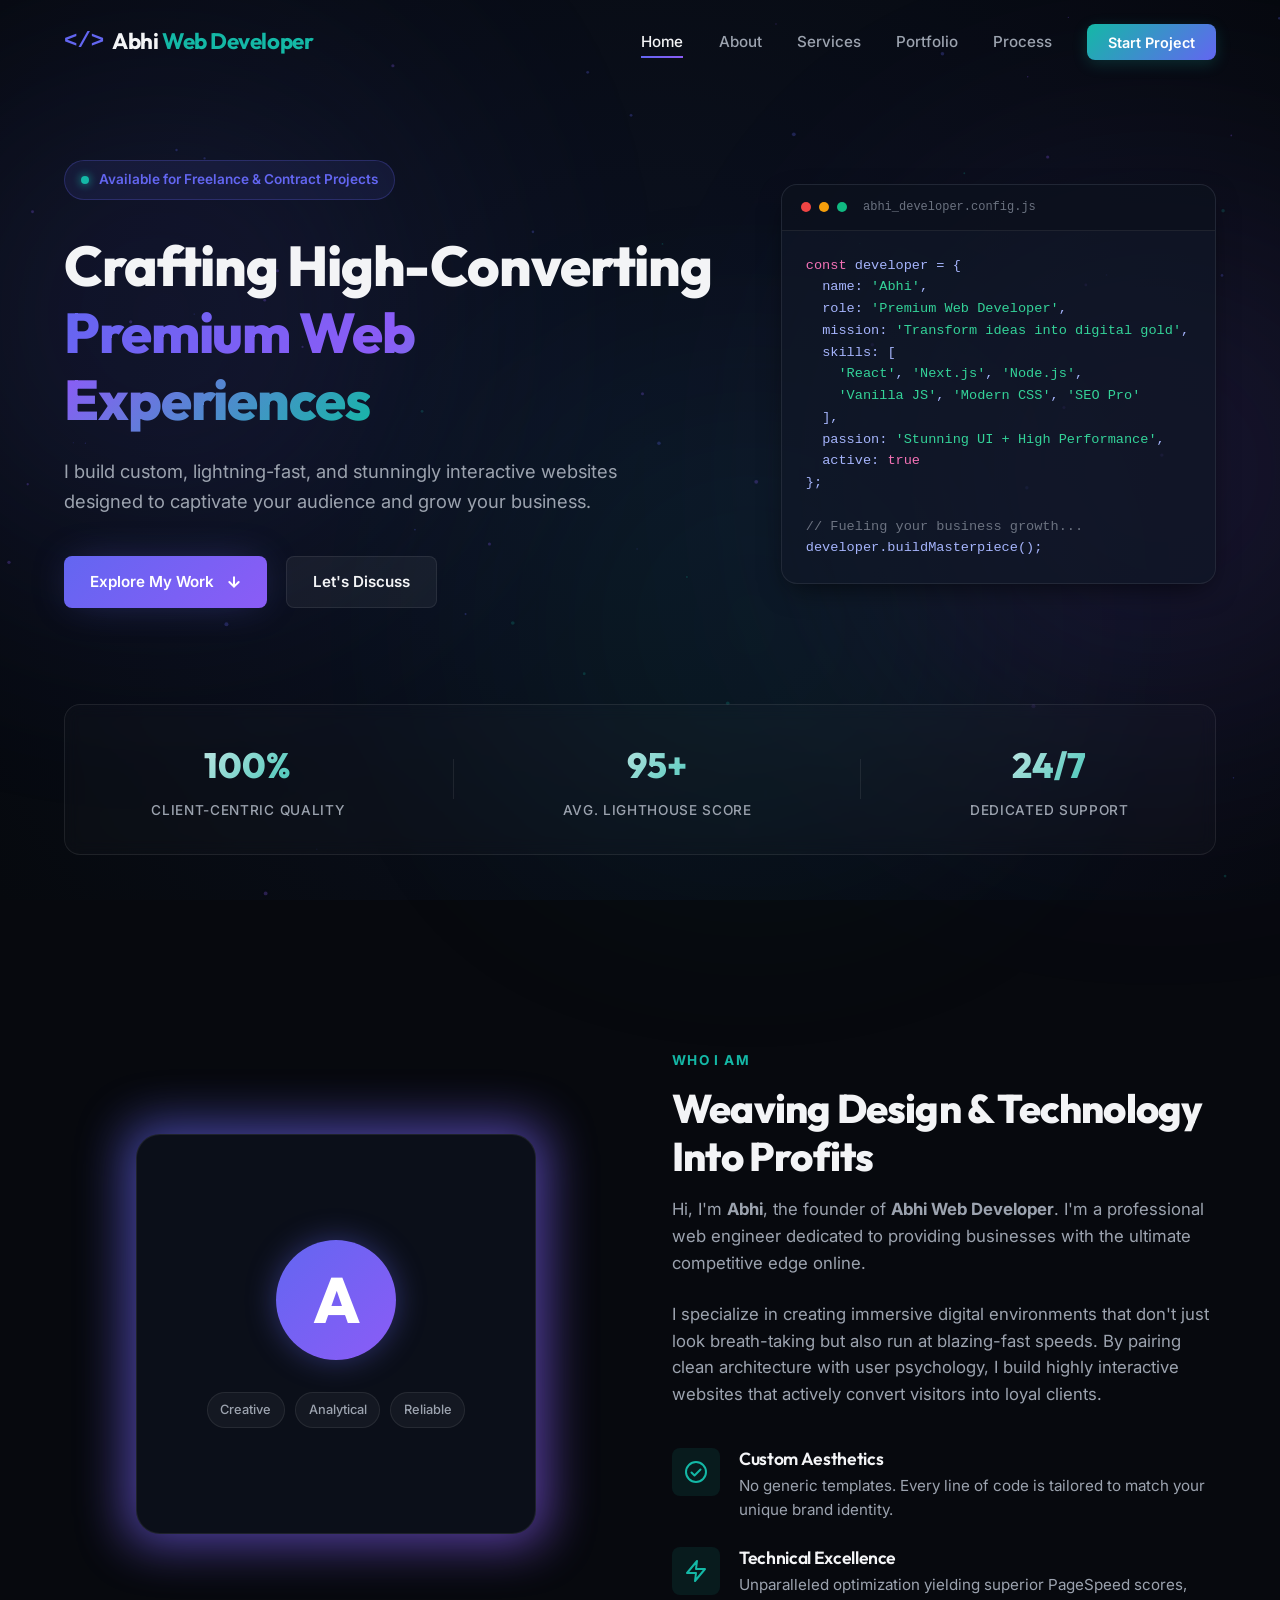
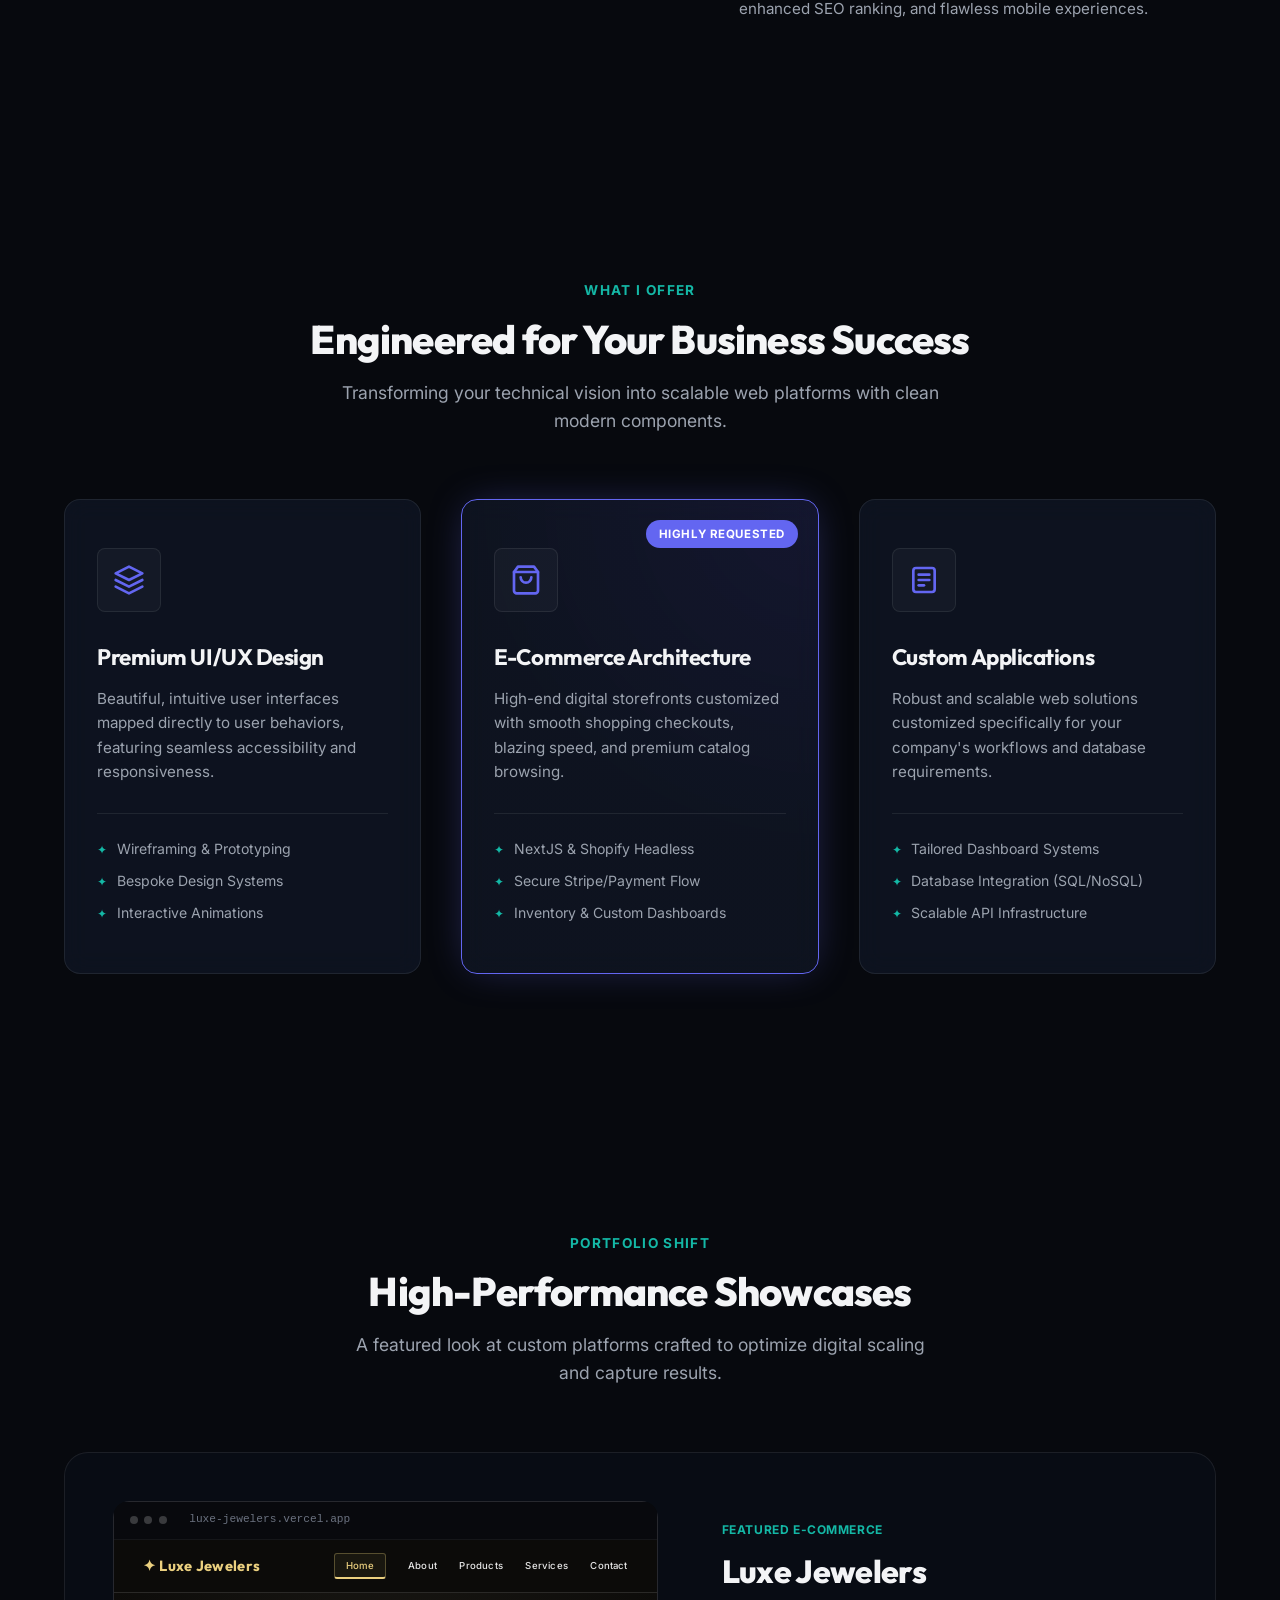
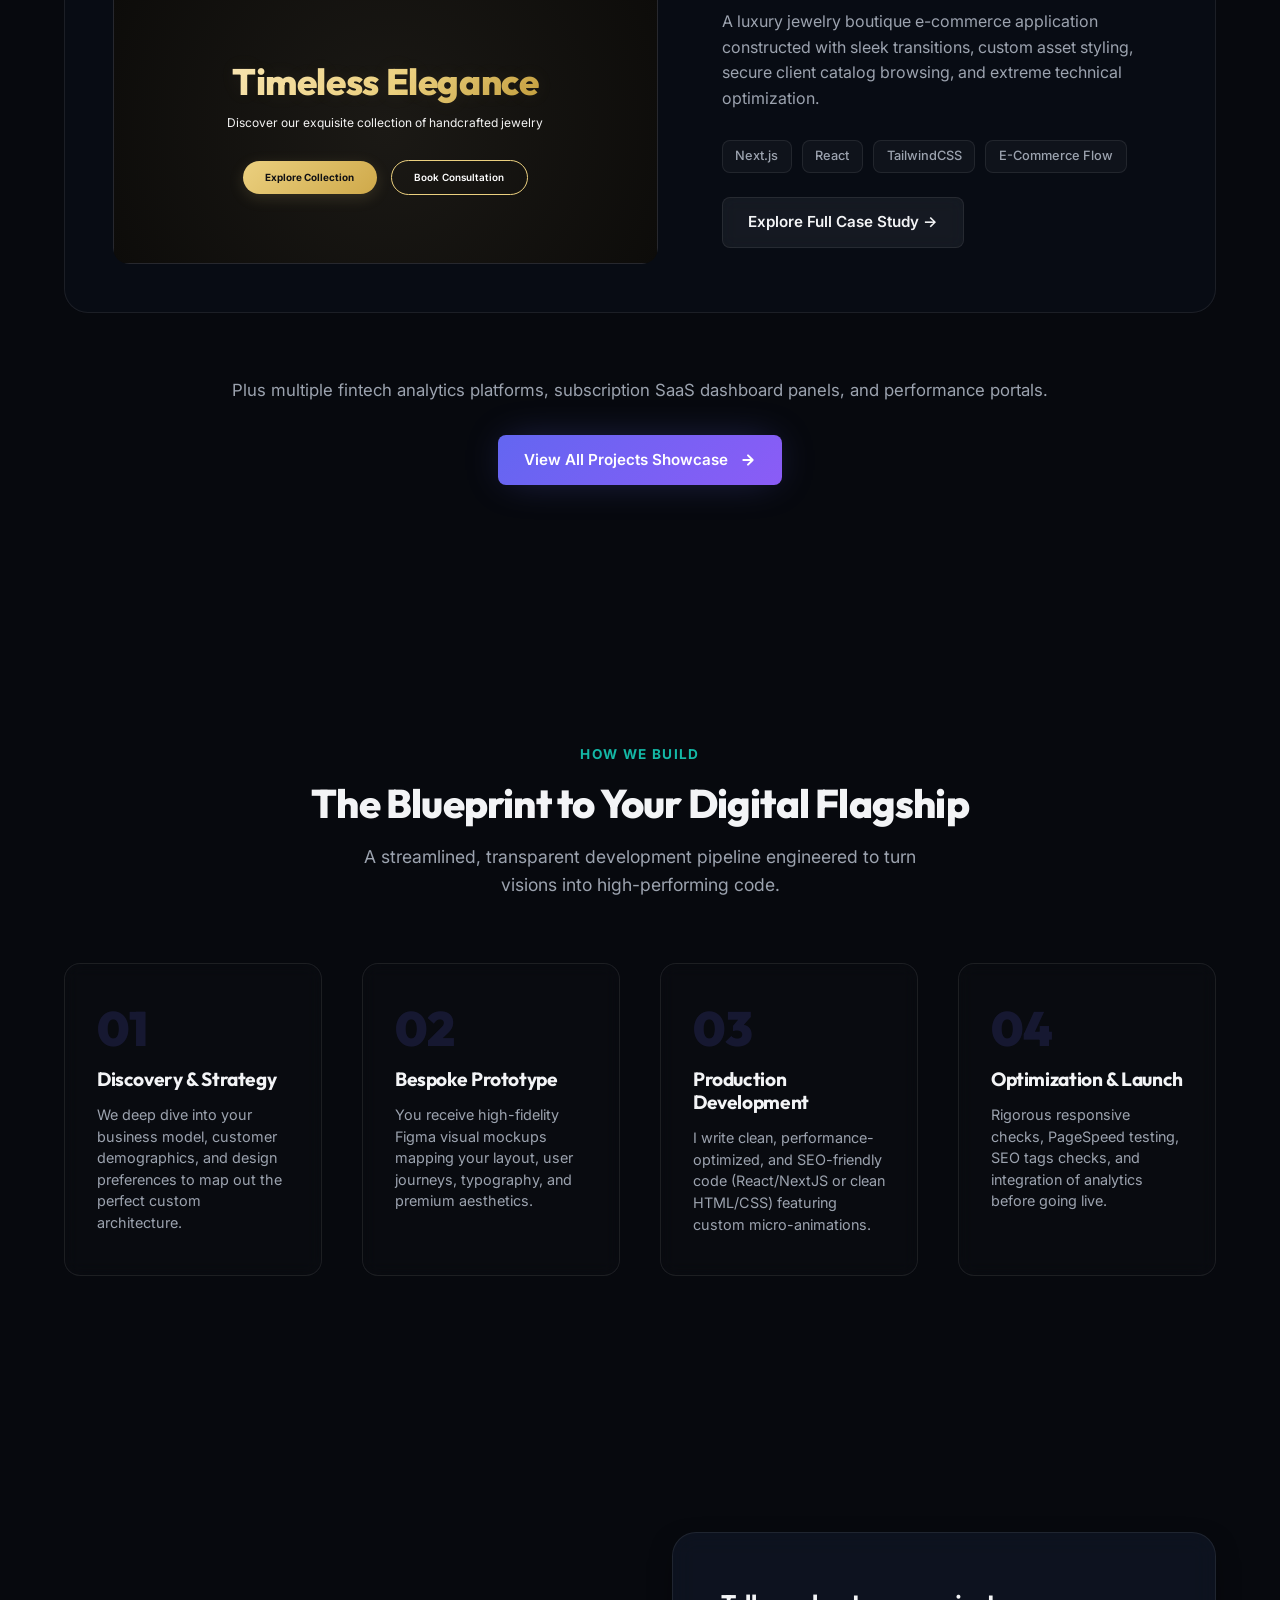
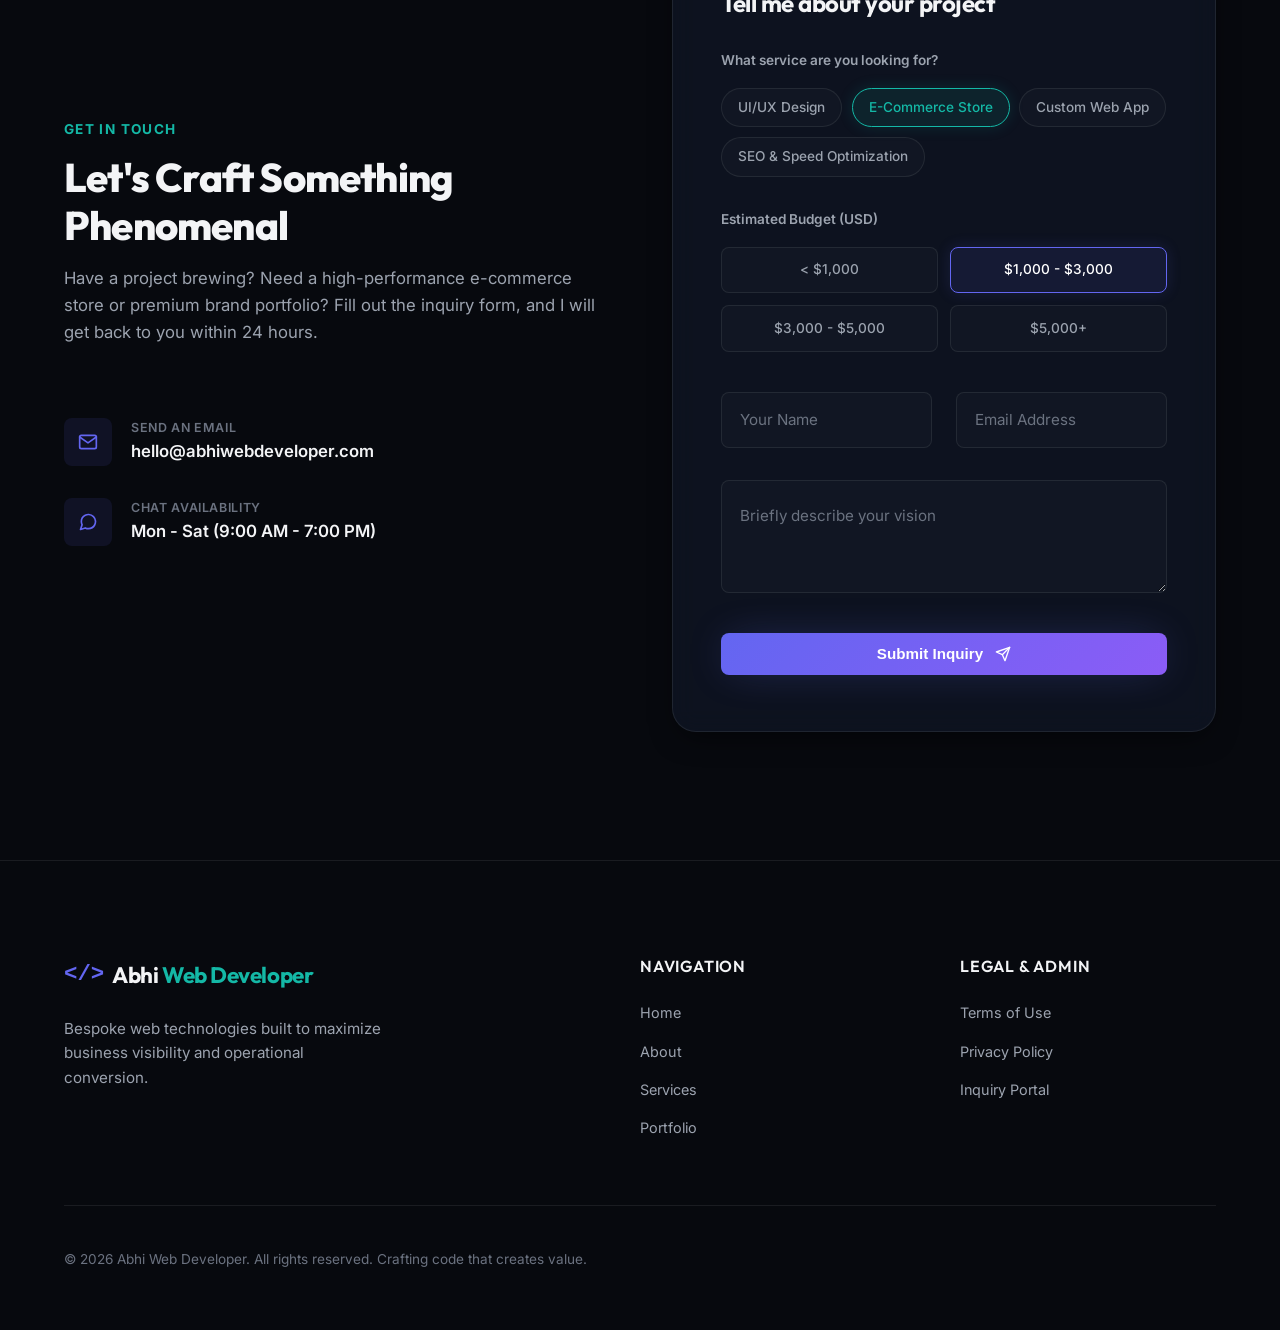
<file: index.html>
<!DOCTYPE html>
<html lang="en">
<head>
    <meta charset="UTF-8">
    <meta name="viewport" content="width=device-width, initial-scale=1.0">
    <title>Abhi Web Developer | Premium Web Development & Digital Experiences</title>
    <!-- Meta Descriptions for SEO -->
    <meta name="description" content="Stunning, high-performance, and custom-designed websites crafted to grow your business. Specialized in modern e-commerce, custom apps, and premium UI/UX. Let's build your vision.">
    <meta name="keywords" content="web developer, abhi web developer, portfolio, custom websites, e-commerce developer, premium web design, SEO optimization, high performance web">
    <meta name="author" content="Abhi Web Developer">
    
    <!-- OpenGraph Meta Tags for Social Media -->
    <meta property="og:title" content="Abhi Web Developer | Premium Web Experiences">
    <meta property="og:description" content="Custom-crafted, lightning-fast, and stunningly beautiful web development services to elevate your business.">
    <meta property="og:type" content="website">
    <meta property="og:url" content="https://abhiwebdeveloper.com">
    <meta property="og:image" content="assets/images/luxe_jewelers_mockup.png">

    <!-- Premium Google Fonts -->
    <link rel="preconnect" href="https://fonts.googleapis.com">
    <link rel="preconnect" href="https://fonts.gstatic.com" crossorigin>
    <link href="https://fonts.googleapis.com/css2?family=Inter:wght@300;400;500;600;700&family=Outfit:wght@400;500;600;700;800;900&display=swap" rel="stylesheet">

    <!-- Core Stylesheet -->
    <link rel="stylesheet" href="style.css">
</head>
<body class="dark-theme">
    <!-- Animated Particle Background Container -->
    <div id="particle-bg"></div>

    <!-- Glowing Background Blobs -->
    <div class="blob-glow blob-1"></div>
    <div class="blob-glow blob-2"></div>
    <div class="blob-glow blob-3"></div>

    <!-- Header & Navigation -->
    <header id="main-header">
        <div class="container header-container">
            <a href="#hero" class="logo">
                <span class="logo-symbol">&lt;/&gt;</span>
                <span class="logo-text">Abhi <span class="accent-text">Web Developer</span></span>
            </a>
            
            <nav id="navbar">
                <ul class="nav-links">
                    <li><a href="#hero" class="nav-link active">Home</a></li>
                    <li><a href="#about" class="nav-link">About</a></li>
                    <li><a href="#services" class="nav-link">Services</a></li>
                    <li><a href="portfolio.html" class="nav-link">Portfolio</a></li>
                    <li><a href="#process" class="nav-link">Process</a></li>
                    <li><a href="#contact" class="nav-btn">Start Project</a></li>
                </ul>
            </nav>

            <button class="mobile-menu-toggle" aria-label="Toggle Menu" id="mobile-toggle">
                <span class="bar"></span>
                <span class="bar"></span>
                <span class="bar"></span>
            </button>
        </div>
    </header>

    <!-- Mobile Nav Overlay -->
    <div class="mobile-nav-overlay" id="mobile-overlay">
        <ul class="mobile-nav-links">
            <li><a href="#hero" class="mobile-link">Home</a></li>
            <li><a href="#about" class="mobile-link">About</a></li>
            <li><a href="#services" class="mobile-link">Services</a></li>
            <li><a href="portfolio.html" class="mobile-link">Portfolio</a></li>
            <li><a href="#process" class="mobile-link">Process</a></li>
            <li><a href="#contact" class="mobile-btn">Start Project</a></li>
        </ul>
    </div>

    <main>
        <!-- Hero Section -->
        <section id="hero">
            <div class="container hero-container">
                <div class="hero-content">
                    <div class="badge fade-in">
                        <span class="badge-dot"></span>
                        <span class="badge-text">Available for Freelance & Contract Projects</span>
                    </div>
                    <h1 class="hero-title fade-in delay-1">
                        Crafting High-Converting <br>
                        <span class="gradient-text">Premium Web Experiences</span>
                    </h1>
                    <p class="hero-subtitle fade-in delay-2">
                        I build custom, lightning-fast, and stunningly interactive websites designed to captivate your audience and grow your business.
                    </p>
                    <div class="hero-actions fade-in delay-3">
                        <a href="portfolio.html" class="btn btn-primary">
                            <span>Explore My Work</span>
                            <svg class="btn-icon" width="16" height="16" viewBox="0 0 16 16" fill="none" xmlns="http://www.w3.org/2000/svg">
                                <path d="M8 3.33334V12.6667M8 12.6667L12.6667 8M8 12.6667L3.33333 8" stroke="currentColor" stroke-width="2" stroke-linecap="round" stroke-linejoin="round"/>
                            </svg>
                        </a>
                        <a href="#contact" class="btn btn-secondary">
                            <span>Let's Discuss</span>
                        </a>
                    </div>
                </div>

                <div class="hero-visual fade-in delay-3">
                    <div class="interactive-card">
                        <div class="card-header">
                            <span class="dot red"></span>
                            <span class="dot yellow"></span>
                            <span class="dot green"></span>
                            <span class="window-title">abhi_developer.config.js</span>
                        </div>
                        <div class="card-body">
                            <pre><code><span class="keyword">const</span> developer = {
  name: <span class="string">'Abhi'</span>,
  role: <span class="string">'Premium Web Developer'</span>,
  mission: <span class="string">'Transform ideas into digital gold'</span>,
  skills: [
    <span class="string">'React'</span>, <span class="string">'Next.js'</span>, <span class="string">'Node.js'</span>,
    <span class="string">'Vanilla JS'</span>, <span class="string">'Modern CSS'</span>, <span class="string">'SEO Pro'</span>
  ],
  passion: <span class="string">'Stunning UI + High Performance'</span>,
  active: <span class="keyword">true</span>
};

<span class="comment">// Fueling your business growth...</span>
developer.buildMasterpiece();</code></pre>
                        </div>
                    </div>
                </div>
            </div>

            <!-- Stats Bar -->
            <div class="stats-bar container">
                <div class="stat-item">
                    <span class="stat-number">100%</span>
                    <span class="stat-label">Client-Centric Quality</span>
                </div>
                <div class="stat-item divider"></div>
                <div class="stat-item">
                    <span class="stat-number">95+</span>
                    <span class="stat-label">Avg. Lighthouse Score</span>
                </div>
                <div class="stat-item divider"></div>
                <div class="stat-item">
                    <span class="stat-number">24/7</span>
                    <span class="stat-label">Dedicated Support</span>
                </div>
            </div>
        </section>

        <!-- About Section -->
        <section id="about">
            <div class="container grid-2">
                <div class="about-visual scroll-reveal">
                    <div class="profile-frame">
                        <div class="profile-glow"></div>
                        <div class="profile-inner-mock">
                            <div class="avatar-fallback">
                                <span class="fallback-letter">A</span>
                            </div>
                            <div class="profile-badges">
                                <span class="p-badge">Creative</span>
                                <span class="p-badge">Analytical</span>
                                <span class="p-badge">Reliable</span>
                            </div>
                        </div>
                    </div>
                </div>
                
                <div class="about-text scroll-reveal">
                    <span class="section-tag">WHO I AM</span>
                    <h2 class="section-title">Weaving Design &amp; Technology Into Profits</h2>
                    <p class="section-desc">
                        Hi, I'm <strong>Abhi</strong>, the founder of <strong>Abhi Web Developer</strong>. I'm a professional web engineer dedicated to providing businesses with the ultimate competitive edge online.
                    </p>
                    <p class="section-desc">
                        I specialize in creating immersive digital environments that don't just look breath-taking but also run at blazing-fast speeds. By pairing clean architecture with user psychology, I build highly interactive websites that actively convert visitors into loyal clients.
                    </p>
                    
                    <div class="about-highlights">
                        <div class="highlight-item">
                            <div class="h-icon-container">
                                <svg width="24" height="24" viewBox="0 0 24 24" fill="none" xmlns="http://www.w3.org/2000/svg">
                                    <path d="M12 22C17.5228 22 22 17.5228 22 12C22 6.47715 17.5228 2 12 2C6.47715 2 2 6.47715 2 12C2 17.5228 6.47715 22 12 22Z" stroke="currentColor" stroke-width="2"/>
                                    <path d="M7.5 12.5L10.5 15.5L16.5 9.5" stroke="currentColor" stroke-width="2" stroke-linecap="round" stroke-linejoin="round"/>
                                </svg>
                            </div>
                            <div class="h-content">
                                <h3>Custom Aesthetics</h3>
                                <p>No generic templates. Every line of code is tailored to match your unique brand identity.</p>
                            </div>
                        </div>
                        <div class="highlight-item">
                            <div class="h-icon-container">
                                <svg width="24" height="24" viewBox="0 0 24 24" fill="none" xmlns="http://www.w3.org/2000/svg">
                                    <path d="M13 2L3 14H12L11 22L21 10H12L13 2Z" stroke="currentColor" stroke-width="2" stroke-linecap="round" stroke-linejoin="round"/>
                                </svg>
                            </div>
                            <div class="h-content">
                                <h3>Technical Excellence</h3>
                                <p>Unparalleled optimization yielding superior PageSpeed scores, enhanced SEO ranking, and flawless mobile experiences.</p>
                            </div>
                        </div>
                    </div>
                </div>
            </div>
        </section>

        <!-- Services Section -->
        <section id="services">
            <div class="container text-center">
                <span class="section-tag">WHAT I OFFER</span>
                <h2 class="section-title">Engineered for Your Business Success</h2>
                <p class="section-subtitle">
                    Transforming your technical vision into scalable web platforms with clean modern components.
                </p>

                <div class="services-grid">
                    <!-- Service 1 -->
                    <div class="service-card scroll-reveal">
                        <div class="service-icon-bg">
                            <svg width="32" height="32" viewBox="0 0 24 24" fill="none" xmlns="http://www.w3.org/2000/svg">
                                <path d="M12 2L2 7L12 12L22 7L12 2Z" stroke="currentColor" stroke-width="2" stroke-linecap="round" stroke-linejoin="round"/>
                                <path d="M2 17L12 22L22 17" stroke="currentColor" stroke-width="2" stroke-linecap="round" stroke-linejoin="round"/>
                                <path d="M2 12L12 17L22 12" stroke="currentColor" stroke-width="2" stroke-linecap="round" stroke-linejoin="round"/>
                            </svg>
                        </div>
                        <h3>Premium UI/UX Design</h3>
                        <p>Beautiful, intuitive user interfaces mapped directly to user behaviors, featuring seamless accessibility and responsiveness.</p>
                        <ul class="card-features">
                            <li>Wireframing & Prototyping</li>
                            <li>Bespoke Design Systems</li>
                            <li>Interactive Animations</li>
                        </ul>
                    </div>

                    <!-- Service 2 -->
                    <div class="service-card scroll-reveal featured">
                        <div class="featured-badge">Highly Requested</div>
                        <div class="service-icon-bg">
                            <svg width="32" height="32" viewBox="0 0 24 24" fill="none" xmlns="http://www.w3.org/2000/svg">
                                <path d="M6 2L3 6V20C3 20.5304 3.21071 21.0391 3.58579 21.4142C3.96086 21.7893 4.46957 22 5 22H19C19.5304 22 20.0391 21.7893 20.4142 21.4142C20.7893 21.0391 21 20.5304 21 20V6L18 2H6Z" stroke="currentColor" stroke-width="2" stroke-linecap="round" stroke-linejoin="round"/>
                                <path d="M3 6H21" stroke="currentColor" stroke-width="2" stroke-linecap="round" stroke-linejoin="round"/>
                                <path d="M16 10C16 11.0609 15.5786 12.0783 14.8284 12.8284C14.0783 13.5786 13.0609 14 12 14C10.9391 14 9.92172 13.5786 9.17157 12.8284C8.42143 12.0783 8 11.0609 8 10" stroke="currentColor" stroke-width="2" stroke-linecap="round" stroke-linejoin="round"/>
                            </svg>
                        </div>
                        <h3>E-Commerce Architecture</h3>
                        <p>High-end digital storefronts customized with smooth shopping checkouts, blazing speed, and premium catalog browsing.</p>
                        <ul class="card-features">
                            <li>NextJS & Shopify Headless</li>
                            <li>Secure Stripe/Payment Flow</li>
                            <li>Inventory & Custom Dashboards</li>
                        </ul>
                    </div>

                    <!-- Service 3 -->
                    <div class="service-card scroll-reveal">
                        <div class="service-icon-bg">
                            <svg width="32" height="32" viewBox="0 0 24 24" fill="none" xmlns="http://www.w3.org/2000/svg">
                                <path d="M18 3H6C4.89543 3 4 3.89543 4 5V19C4 20.1046 4.89543 21 6 21H18C19.1046 21 20 20.1046 20 19V5C20 3.89543 19.1046 3 18 3Z" stroke="currentColor" stroke-width="2" stroke-linecap="round" stroke-linejoin="round"/>
                                <path d="M8 8H16" stroke="currentColor" stroke-width="2" stroke-linecap="round" stroke-linejoin="round"/>
                                <path d="M8 12H16" stroke="currentColor" stroke-width="2" stroke-linecap="round" stroke-linejoin="round"/>
                                <path d="M8 16H12" stroke="currentColor" stroke-width="2" stroke-linecap="round" stroke-linejoin="round"/>
                            </svg>
                        </div>
                        <h3>Custom Applications</h3>
                        <p>Robust and scalable web solutions customized specifically for your company's workflows and database requirements.</p>
                        <ul class="card-features">
                            <li>Tailored Dashboard Systems</li>
                            <li>Database Integration (SQL/NoSQL)</li>
                            <li>Scalable API Infrastructure</li>
                        </ul>
                    </div>
                </div>
            </div>
        </section>

        <!-- Portfolio Showcase Teaser Section -->
        <section id="portfolio">
            <div class="container">
                <div class="text-center">
                    <span class="section-tag">PORTFOLIO SHIFT</span>
                    <h2 class="section-title">High-Performance Showcases</h2>
                    <p class="section-subtitle">
                        A featured look at custom platforms crafted to optimize digital scaling and capture results.
                    </p>
                </div>

                <!-- Featured Teaser Card: Luxe Jewelers -->
                <div class="project-card scroll-reveal" style="margin-bottom: 3.5rem;">
                    <div class="project-image-side">
                        <!-- Visual Graphic Mockup for Luxe Jewelers -->
                        <div class="luxury-mockup-wrapper">
                            <div class="luxury-glow-backdrop"></div>
                            <div class="mockup-frame">
                                <div class="mockup-top-bar">
                                    <div class="mockup-circle"></div>
                                    <div class="mockup-circle"></div>
                                    <div class="mockup-circle"></div>
                                    <span class="mockup-url">luxe-jewelers.vercel.app</span>
                                </div>
                                <div class="mockup-screen-content">
                                    <div class="luxe-mockup-page">
                                        <div class="luxe-mockup-header">
                                            <div class="luxe-mockup-logo">✦ Luxe Jewelers</div>
                                            <div class="luxe-mockup-nav">
                                                <span class="active">Home</span>
                                                <span>About</span>
                                                <span>Products</span>
                                                <span>Services</span>
                                                <span>Contact</span>
                                            </div>
                                        </div>
                                        <div class="luxe-mockup-hero">
                                            <h1 class="luxe-mockup-title">Timeless Elegance</h1>
                                            <p class="luxe-mockup-subtitle">Discover our exquisite collection of handcrafted jewelry</p>
                                            <div class="luxe-mockup-ctas">
                                                <span class="luxe-mockup-btn gold">Explore Collection</span>
                                                <span class="luxe-mockup-btn outline">Book Consultation</span>
                                            </div>
                                        </div>
                                    </div>
                                </div>
                            </div>
                        </div>
                    </div>
                    <div class="project-info-side">
                        <span class="project-badge">Featured E-Commerce</span>
                        <h3>Luxe Jewelers</h3>
                        <p class="project-desc">
                            A luxury jewelry boutique e-commerce application constructed with sleek transitions, custom asset styling, secure client catalog browsing, and extreme technical optimization.
                        </p>
                        <div class="tech-tags" style="margin-bottom: 1.5rem;">
                            <span class="tag">Next.js</span>
                            <span class="tag">React</span>
                            <span class="tag">TailwindCSS</span>
                            <span class="tag">E-Commerce Flow</span>
                        </div>
                        <a href="portfolio.html" class="btn btn-secondary inline-flex">
                            <span>Explore Full Case Study &rarr;</span>
                        </a>
                    </div>
                </div>

                <div class="text-center" style="margin-top: 4rem;">
                    <p style="color: var(--text-secondary); margin-bottom: 2rem; font-size: 1.05rem;">
                        Plus multiple fintech analytics platforms, subscription SaaS dashboard panels, and performance portals.
                    </p>
                    <a href="portfolio.html" class="btn btn-primary">
                        <span>View All Projects Showcase</span>
                        <svg class="btn-icon" width="16" height="16" viewBox="0 0 16 16" fill="none" xmlns="http://www.w3.org/2000/svg">
                            <path d="M3.33333 8H12.6667M12.6667 8L8 3.33334M12.6667 8L8 12.6667" stroke="currentColor" stroke-width="2" stroke-linecap="round" stroke-linejoin="round"/>
                        </svg>
                    </a>
                </div>
            </div>
        </section>

        <!-- Development Process Section -->
        <section id="process">
            <div class="container text-center">
                <span class="section-tag">HOW WE BUILD</span>
                <h2 class="section-title">The Blueprint to Your Digital Flagship</h2>
                <p class="section-subtitle">
                    A streamlined, transparent development pipeline engineered to turn visions into high-performing code.
                </p>

                <div class="process-timeline">
                    <!-- Step 1 -->
                    <div class="timeline-item scroll-reveal">
                        <div class="timeline-number">01</div>
                        <div class="timeline-content">
                            <h3>Discovery &amp; Strategy</h3>
                            <p>We deep dive into your business model, customer demographics, and design preferences to map out the perfect custom architecture.</p>
                        </div>
                    </div>

                    <!-- Step 2 -->
                    <div class="timeline-item scroll-reveal">
                        <div class="timeline-number">02</div>
                        <div class="timeline-content">
                            <h3>Bespoke Prototype</h3>
                            <p>You receive high-fidelity Figma visual mockups mapping your layout, user journeys, typography, and premium aesthetics.</p>
                        </div>
                    </div>

                    <!-- Step 3 -->
                    <div class="timeline-item scroll-reveal">
                        <div class="timeline-number">03</div>
                        <div class="timeline-content">
                            <h3>Production Development</h3>
                            <p>I write clean, performance-optimized, and SEO-friendly code (React/NextJS or clean HTML/CSS) featuring custom micro-animations.</p>
                        </div>
                    </div>

                    <!-- Step 4 -->
                    <div class="timeline-item scroll-reveal">
                        <div class="timeline-number">04</div>
                        <div class="timeline-content">
                            <h3>Optimization &amp; Launch</h3>
                            <p>Rigorous responsive checks, PageSpeed testing, SEO tags checks, and integration of analytics before going live.</p>
                        </div>
                    </div>
                </div>
            </div>
        </section>

        <!-- Interactive Quote Inquiry System -->
        <section id="contact">
            <div class="container grid-2">
                <div class="contact-info scroll-reveal">
                    <span class="section-tag">GET IN TOUCH</span>
                    <h2 class="section-title">Let's Craft Something Phenomenal</h2>
                    <p class="section-desc">
                        Have a project brewing? Need a high-performance e-commerce store or premium brand portfolio? Fill out the inquiry form, and I will get back to you within 24 hours.
                    </p>
                    
                    <div class="contact-methods">
                        <div class="c-method">
                            <div class="cm-icon">
                                <svg width="20" height="20" viewBox="0 0 24 24" fill="none" xmlns="http://www.w3.org/2000/svg">
                                    <path d="M4 4H20C21.1 4 22 4.9 22 6V18C22 19.1 21.1 20 20 20H4C2.9 20 2 19.1 2 18V6C2 4.9 2.9 4 4 4Z" stroke="currentColor" stroke-width="2" stroke-linecap="round" stroke-linejoin="round"/>
                                    <path d="M22 6L12 13L2 6" stroke="currentColor" stroke-width="2" stroke-linecap="round" stroke-linejoin="round"/>
                                </svg>
                            </div>
                            <div class="cm-details">
                                <span class="cm-label">Send an Email</span>
                                <a href="mailto:hello@abhiwebdeveloper.com" class="cm-value">hello@abhiwebdeveloper.com</a>
                            </div>
                        </div>
                        
                        <div class="c-method">
                            <div class="cm-icon">
                                <svg width="20" height="20" viewBox="0 0 24 24" fill="none" xmlns="http://www.w3.org/2000/svg">
                                    <path d="M21 11.5a8.38 8.38 0 0 1-.9 3.8 8.5 8.5 0 0 1-7.6 4.7 8.38 8.38 0 0 1-3.8-.9L3 21l1.9-5.7a8.38 8.38 0 0 1-.9-3.8 8.5 8.5 0 0 1 4.7-7.6 8.38 8.38 0 0 1 3.8-.9h.5a8.48 8.48 0 0 1 8 8v.5z" stroke="currentColor" stroke-width="2" stroke-linecap="round" stroke-linejoin="round"/>
                                </svg>
                            </div>
                            <div class="cm-details">
                                <span class="cm-label">Chat Availability</span>
                                <span class="cm-value">Mon - Sat (9:00 AM - 7:00 PM)</span>
                            </div>
                        </div>
                    </div>
                </div>

                <div class="contact-card scroll-reveal">
                    <form id="project-form" novalidate>
                        <div class="form-step">
                            <h3>Tell me about your project</h3>
                            
                            <!-- Custom Services Chips -->
                            <div class="form-group">
                                <label class="group-label">What service are you looking for?</label>
                                <div class="services-chips">
                                    <input type="checkbox" id="srv-design" name="services" value="UI/UX Design" class="chip-input">
                                    <label for="srv-design" class="chip-label">UI/UX Design</label>

                                    <input type="checkbox" id="srv-ecommerce" name="services" value="E-Commerce" class="chip-input" checked>
                                    <label for="srv-ecommerce" class="chip-label">E-Commerce Store</label>

                                    <input type="checkbox" id="srv-webapp" name="services" value="Custom Web App" class="chip-input">
                                    <label for="srv-webapp" class="chip-label">Custom Web App</label>

                                    <input type="checkbox" id="srv-seo" name="services" value="SEO & Speed" class="chip-input">
                                    <label for="srv-seo" class="chip-label">SEO &amp; Speed Optimization</label>
                                </div>
                            </div>

                            <!-- Custom Budget Range Selector -->
                            <div class="form-group">
                                <label class="group-label">Estimated Budget (USD)</label>
                                <div class="budget-radios">
                                    <input type="radio" id="bg-tier1" name="budget" value="< $1,000" class="budget-input">
                                    <label for="bg-tier1" class="budget-label">&lt; $1,000</label>

                                    <input type="radio" id="bg-tier2" name="budget" value="$1,000 - $3,000" class="budget-input" checked>
                                    <label for="bg-tier2" class="budget-label">$1,000 - $3,000</label>

                                    <input type="radio" id="bg-tier3" name="budget" value="$3,000 - $5,000" class="budget-input">
                                    <label for="bg-tier3" class="budget-label">$3,000 - $5,000</label>

                                    <input type="radio" id="bg-tier4" name="budget" value="$5,000+" class="budget-input">
                                    <label for="bg-tier4" class="budget-label">$5,000+</label>
                                </div>
                            </div>

                            <div class="form-group-grid">
                                <div class="form-input-container">
                                    <input type="text" id="client-name" name="name" class="form-input" placeholder=" " required>
                                    <label for="client-name" class="floating-label">Your Name</label>
                                    <span class="error-msg">Name is required.</span>
                                </div>

                                <div class="form-input-container">
                                    <input type="email" id="client-email" name="email" class="form-input" placeholder=" " required>
                                    <label for="client-email" class="floating-label">Email Address</label>
                                    <span class="error-msg">Please enter a valid email.</span>
                                </div>
                            </div>

                            <div class="form-input-container textarea-container">
                                <textarea id="project-desc" name="description" class="form-input" placeholder=" " rows="4" required></textarea>
                                <label for="project-desc" class="floating-label">Briefly describe your vision</label>
                                <span class="error-msg">Description is required.</span>
                            </div>

                            <button type="submit" class="btn btn-primary btn-block" id="form-submit-btn">
                                <span>Submit Inquiry</span>
                                <svg class="btn-icon" width="16" height="16" viewBox="0 0 24 24" fill="none" xmlns="http://www.w3.org/2000/svg">
                                    <path d="M22 2L11 13" stroke="currentColor" stroke-width="2" stroke-linecap="round" stroke-linejoin="round"/>
                                    <path d="M22 2L15 22L11 13L2 9L22 2Z" stroke="currentColor" stroke-width="2" stroke-linecap="round" stroke-linejoin="round"/>
                                </svg>
                            </button>
                        </div>
                    </form>

                    <!-- Success Feedback state -->
                    <div class="form-success-state" id="form-success" style="display: none;">
                        <div class="success-icon-wrapper">
                            <svg width="48" height="48" viewBox="0 0 24 24" fill="none" xmlns="http://www.w3.org/2000/svg">
                                <path d="M22 11.08V12a10 10 0 1 1-5.93-9.14" stroke="currentColor" stroke-width="2" stroke-linecap="round" stroke-linejoin="round"/>
                                <path d="M22 4L12 14.01L9 11.01" stroke="currentColor" stroke-width="2" stroke-linecap="round" stroke-linejoin="round"/>
                            </svg>
                        </div>
                        <h3>Inquiry Received!</h3>
                        <p>Thank you for reaching out. I've received your request and am excited about the prospect of working together. Expect a detailed feedback draft in your inbox shortly!</p>
                        <button class="btn btn-secondary btn-sm" id="reset-form-btn">Submit Another Inquiry</button>
                    </div>
                </div>
            </div>
        </section>
    </main>

    <!-- Footer -->
    <footer id="main-footer">
        <div class="container footer-grid">
            <div class="footer-brand">
                <a href="#hero" class="logo">
                    <span class="logo-symbol">&lt;/&gt;</span>
                    <span class="logo-text">Abhi <span class="accent-text">Web Developer</span></span>
                </a>
                <p>Bespoke web technologies built to maximize business visibility and operational conversion.</p>
            </div>
            
            <div class="footer-links-col">
                <h4>Navigation</h4>
                <ul>
                    <li><a href="#hero">Home</a></li>
                    <li><a href="#about">About</a></li>
                    <li><a href="#services">Services</a></li>
                    <li><a href="portfolio.html">Portfolio</a></li>
                </ul>
            </div>

            <div class="footer-links-col">
                <h4>Legal &amp; Admin</h4>
                <ul>
                    <li><a href="#hero">Terms of Use</a></li>
                    <li><a href="#hero">Privacy Policy</a></li>
                    <li><a href="#contact">Inquiry Portal</a></li>
                </ul>
            </div>
        </div>

        <div class="footer-bottom container">
            <p>&copy; 2026 Abhi Web Developer. All rights reserved. Crafting code that creates value.</p>
            <a href="#hero" class="back-to-top" id="to-top-btn" aria-label="Scroll back to top">
                <svg width="20" height="20" viewBox="0 0 24 24" fill="none" xmlns="http://www.w3.org/2000/svg">
                    <path d="M18 15L12 9L6 15" stroke="currentColor" stroke-width="2" stroke-linecap="round" stroke-linejoin="round"/>
                </svg>
            </a>
        </div>
    </footer>

    <!-- Core Script -->
    <script src="script.js"></script>
</body>
</html>
</file>
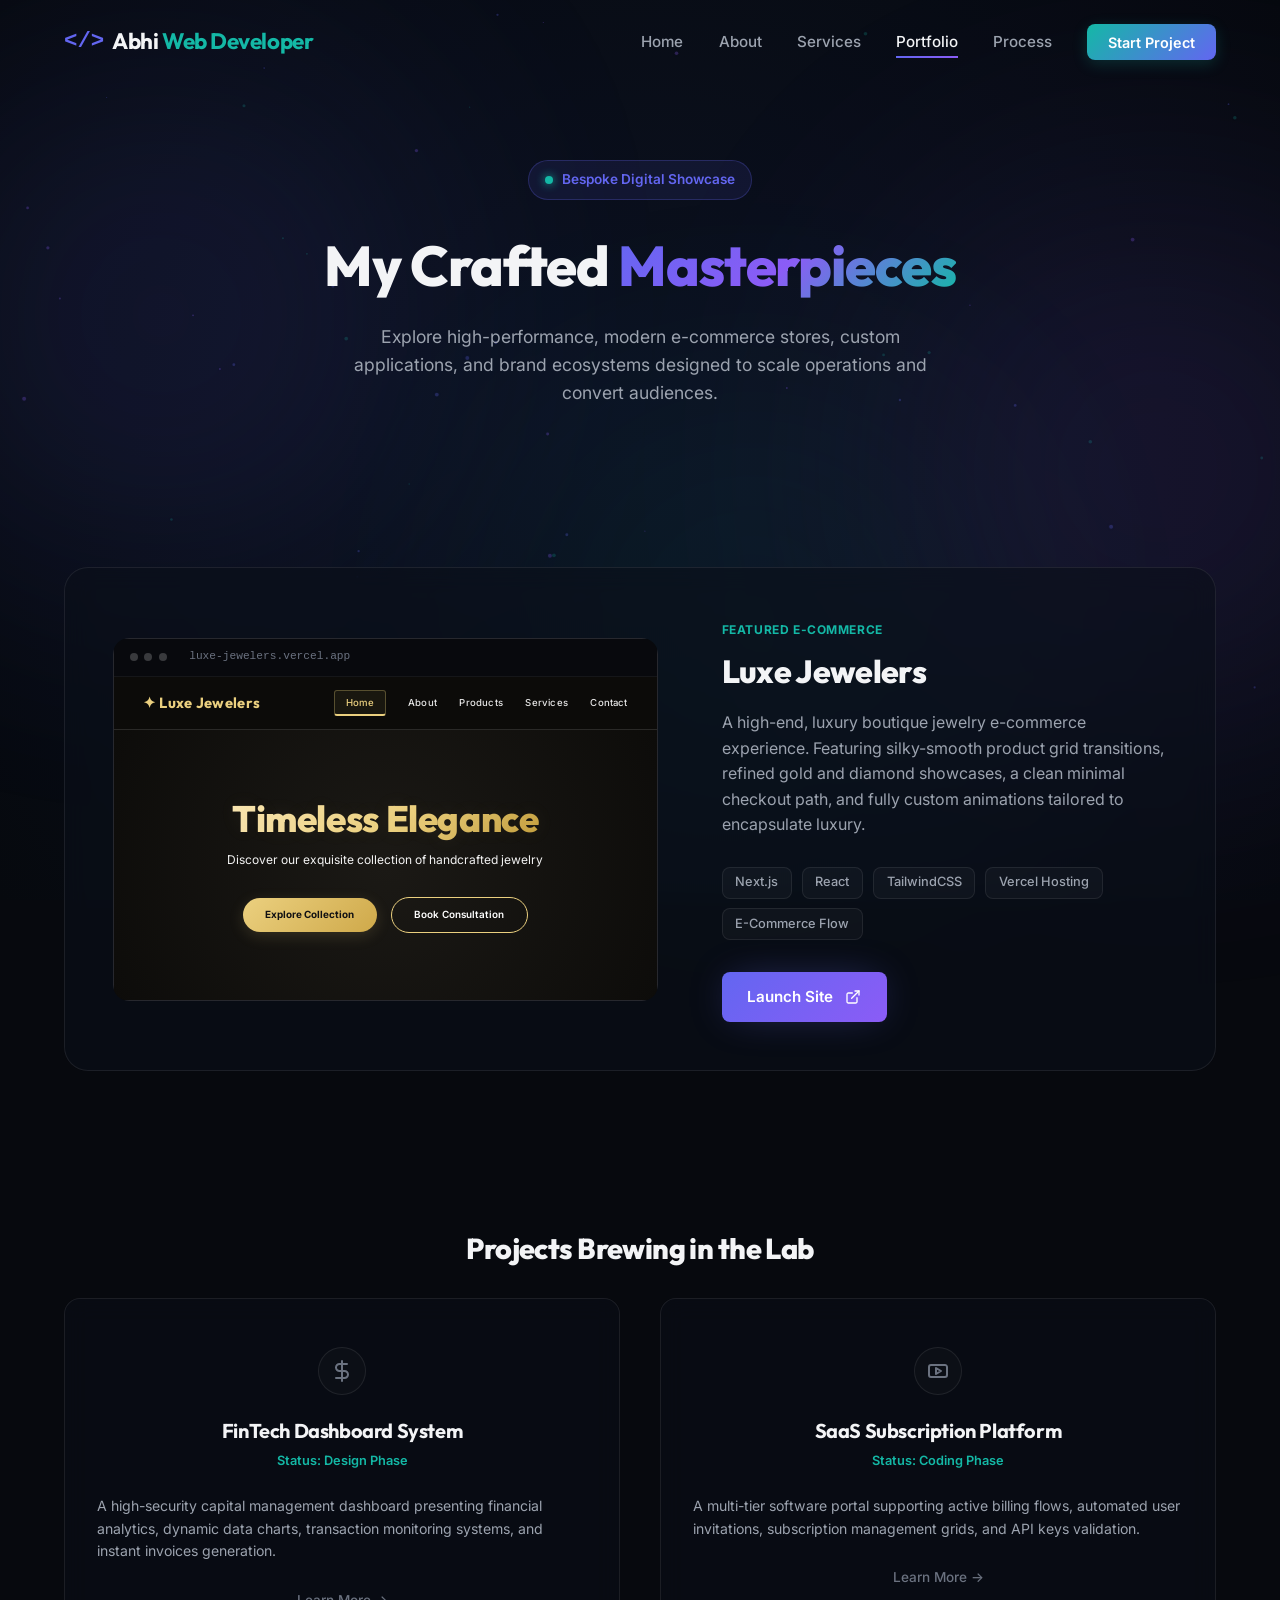
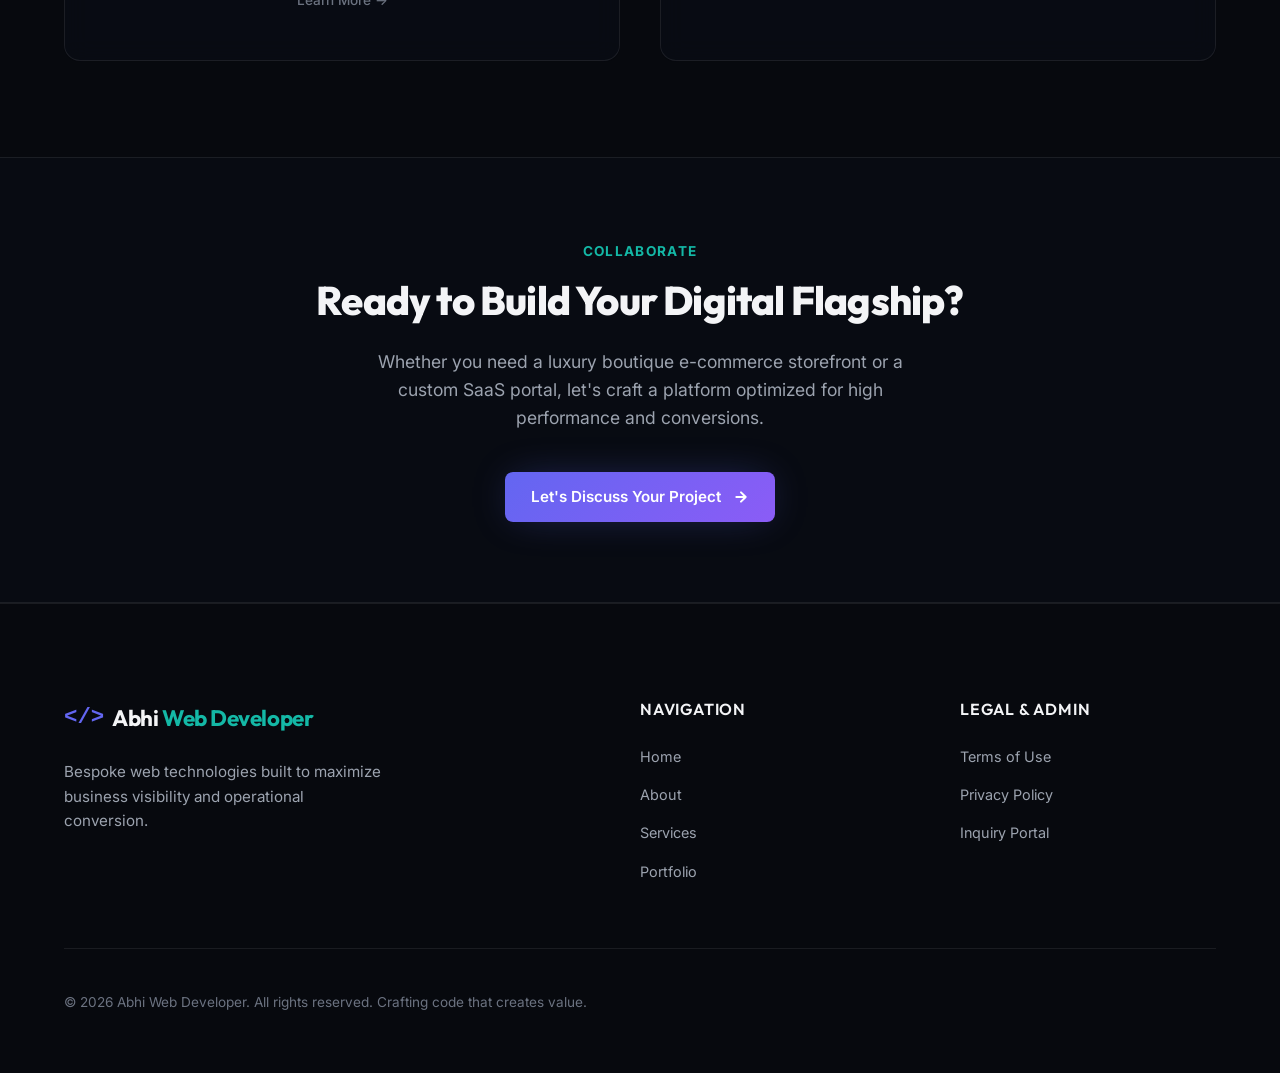
<file: portfolio.html>
<!DOCTYPE html>
<html lang="en">
<head>
    <meta charset="UTF-8">
    <meta name="viewport" content="width=device-width, initial-scale=1.0">
    <title>Portfolio Showcase | Abhi Web Developer</title>
    <!-- Meta Descriptions for SEO -->
    <meta name="description" content="Explore custom-designed, high-performance web products crafted by Abhi Web Developer. Browse our latest projects, custom e-commerce stores, and dashboard portals.">
    <meta name="keywords" content="web developer portfolio, abhi developer work, Luxe Jewelers, e-commerce web design, modern dashboard custom code">
    <meta name="author" content="Abhi Web Developer">

    <!-- Premium Google Fonts -->
    <link rel="preconnect" href="https://fonts.googleapis.com">
    <link rel="preconnect" href="https://fonts.gstatic.com" crossorigin>
    <link href="https://fonts.googleapis.com/css2?family=Inter:wght@300;400;500;600;700&family=Outfit:wght@400;500;600;700;800;900&display=swap" rel="stylesheet">

    <!-- Core Stylesheet -->
    <link rel="stylesheet" href="style.css">
</head>
<body class="dark-theme">
    <!-- Animated Particle Background Container -->
    <div id="particle-bg"></div>

    <!-- Glowing Background Blobs -->
    <div class="blob-glow blob-1"></div>
    <div class="blob-glow blob-2"></div>
    <div class="blob-glow blob-3"></div>

    <!-- Header & Navigation -->
    <header id="main-header">
        <div class="container header-container">
            <a href="index.html" class="logo">
                <span class="logo-symbol">&lt;/&gt;</span>
                <span class="logo-text">Abhi <span class="accent-text">Web Developer</span></span>
            </a>
            
            <nav id="navbar">
                <ul class="nav-links">
                    <li><a href="index.html" class="nav-link">Home</a></li>
                    <li><a href="index.html#about" class="nav-link">About</a></li>
                    <li><a href="index.html#services" class="nav-link">Services</a></li>
                    <li><a href="portfolio.html" class="nav-link active">Portfolio</a></li>
                    <li><a href="index.html#process" class="nav-link">Process</a></li>
                    <li><a href="index.html#contact" class="nav-btn">Start Project</a></li>
                </ul>
            </nav>

            <button class="mobile-menu-toggle" aria-label="Toggle Menu" id="mobile-toggle">
                <span class="bar"></span>
                <span class="bar"></span>
                <span class="bar"></span>
            </button>
        </div>
    </header>

    <!-- Mobile Nav Overlay -->
    <div class="mobile-nav-overlay" id="mobile-overlay">
        <ul class="mobile-nav-links">
            <li><a href="index.html" class="mobile-link">Home</a></li>
            <li><a href="index.html#about" class="mobile-link">About</a></li>
            <li><a href="index.html#services" class="mobile-link">Services</a></li>
            <li><a href="portfolio.html" class="mobile-link">Portfolio</a></li>
            <li><a href="index.html#process" class="mobile-link">Process</a></li>
            <li><a href="index.html#contact" class="mobile-btn">Start Project</a></li>
        </ul>
    </div>

    <main>
        <!-- Portfolio Hero Section -->
        <section id="portfolio-hero" style="padding-top: 10rem; padding-bottom: 4rem;">
            <div class="container text-center">
                <div class="badge fade-in">
                    <span class="badge-dot"></span>
                    <span class="badge-text">Bespoke Digital Showcase</span>
                </div>
                <h1 class="hero-title fade-in delay-1">
                    My Crafted <span class="gradient-text">Masterpieces</span>
                </h1>
                <p class="section-subtitle fade-in delay-2" style="margin-bottom: 2rem;">
                    Explore high-performance, modern e-commerce stores, custom applications, and brand ecosystems designed to scale operations and convert audiences.
                </p>
            </div>
        </section>

        <!-- Main Portfolio Grid Showcase -->
        <section id="portfolio-grid" style="padding-top: 0; padding-bottom: 6rem;">
            <div class="container">
                <div class="project-showcase">
                    <!-- Featured Project Card: Luxe Jewelers -->
                    <div class="project-card scroll-reveal revealed">
                        <div class="project-image-side">
                            <div class="luxury-mockup-wrapper">
                                <div class="luxury-glow-backdrop"></div>
                                <div class="mockup-frame">
                                    <div class="mockup-top-bar">
                                        <div class="mockup-circle"></div>
                                        <div class="mockup-circle"></div>
                                        <div class="mockup-circle"></div>
                                        <span class="mockup-url">luxe-jewelers.vercel.app</span>
                                    </div>
                                    <div class="mockup-screen-content">
                                        <div class="luxe-mockup-page">
                                            <div class="luxe-mockup-header">
                                                <div class="luxe-mockup-logo">✦ Luxe Jewelers</div>
                                                <div class="luxe-mockup-nav">
                                                    <span class="active">Home</span>
                                                    <span>About</span>
                                                    <span>Products</span>
                                                    <span>Services</span>
                                                    <span>Contact</span>
                                                </div>
                                            </div>
                                            <div class="luxe-mockup-hero">
                                                <h1 class="luxe-mockup-title">Timeless Elegance</h1>
                                                <p class="luxe-mockup-subtitle">Discover our exquisite collection of handcrafted jewelry</p>
                                                <div class="luxe-mockup-ctas">
                                                    <span class="luxe-mockup-btn gold">Explore Collection</span>
                                                    <span class="luxe-mockup-btn outline">Book Consultation</span>
                                                </div>
                                            </div>
                                        </div>
                                    </div>
                                </div>
                            </div>
                        </div>
                        <div class="project-info-side">
                            <span class="project-badge">Featured E-Commerce</span>
                            <h3>Luxe Jewelers</h3>
                            <p class="project-desc">
                                A high-end, luxury boutique jewelry e-commerce experience. Featuring silky-smooth product grid transitions, refined gold and diamond showcases, a clean minimal checkout path, and fully custom animations tailored to encapsulate luxury.
                            </p>
                            <div class="tech-tags">
                                <span class="tag">Next.js</span>
                                <span class="tag">React</span>
                                <span class="tag">TailwindCSS</span>
                                <span class="tag">Vercel Hosting</span>
                                <span class="tag">E-Commerce Flow</span>
                            </div>
                            <div class="project-links">
                                <a href="https://luxe-jewelers-five.vercel.app/" target="_blank" rel="noopener noreferrer" class="btn btn-primary inline-flex">
                                    <span>Launch Site</span>
                                    <svg width="16" height="16" viewBox="0 0 24 24" fill="none" xmlns="http://www.w3.org/2000/svg">
                                        <path d="M18 13V19C18 19.5304 17.7893 20.0391 17.4142 20.4142C17.0391 20.7893 16.5304 21 16 21H5C4.46957 21 3.96086 20.7893 3.58579 20.4142C3.21071 20.0391 3 19.5304 3 19V8C3 7.46957 3.21071 6.96086 3.58579 6.58579C3.96086 6.21071 4.46957 6 5 6H11" stroke="currentColor" stroke-width="2" stroke-linecap="round" stroke-linejoin="round"/>
                                        <path d="M15 3H21V9" stroke="currentColor" stroke-width="2" stroke-linecap="round" stroke-linejoin="round"/>
                                        <path d="M10 14L21 3" stroke="currentColor" stroke-width="2" stroke-linecap="round" stroke-linejoin="round"/>
                                    </svg>
                                </a>
                            </div>
                        </div>
                    </div>

                    <!-- Upcoming Projects & Creative Teaser Slots -->
                    <div style="margin-top: 4rem;">
                        <h3 class="section-title text-center" style="font-size: 1.8rem; margin-bottom: 2rem;">Projects Brewing in the Lab</h3>
                        <div class="teaser-grid">
                            <div class="teaser-card scroll-reveal">
                                <div class="teaser-glow"></div>
                                <div class="teaser-icon">
                                    <svg width="24" height="24" viewBox="0 0 24 24" fill="none" xmlns="http://www.w3.org/2000/svg">
                                        <path d="M12 2V22" stroke="currentColor" stroke-width="2" stroke-linecap="round" stroke-linejoin="round"/>
                                        <path d="M17 5H9.5C8.57174 5 7.6815 5.36875 7.02513 6.02513C6.36875 6.6815 6 7.57174 6 8.5C6 9.42826 6.36875 10.3185 7.02513 10.9749C7.6815 11.6313 8.57174 12 9.5 12H14.5C15.4283 12 16.3185 12.3687 16.9749 13.0251C17.6313 13.6815 18 14.5717 18 15.5C18 16.4283 17.6313 17.3185 16.9749 17.9749C16.3185 18.6313 15.4283 19 14.5 19H6" stroke="currentColor" stroke-width="2" stroke-linecap="round" stroke-linejoin="round"/>
                                    </svg>
                                </div>
                                <h4>FinTech Dashboard System</h4>
                                <p class="teaser-status">Status: Design Phase</p>
                                <p class="project-desc" style="font-size: 0.88rem; margin-bottom: 1.5rem; text-align: left;">
                                    A high-security capital management dashboard presenting financial analytics, dynamic data charts, transaction monitoring systems, and instant invoices generation.
                                </p>
                                <span class="teaser-link">Learn More &rarr;</span>
                            </div>

                            <div class="teaser-card scroll-reveal">
                                <div class="teaser-glow"></div>
                                <div class="teaser-icon">
                                    <svg width="24" height="24" viewBox="0 0 24 24" fill="none" xmlns="http://www.w3.org/2000/svg">
                                        <path d="M21 16V8C21 6.89543 20.1046 6 19 6H5C3.89543 6 3 6.89543 3 8V16C3 17.1046 3.89543 18 5 18H19C20.1046 18 21 17.1046 21 16Z" stroke="currentColor" stroke-width="2" stroke-linecap="round" stroke-linejoin="round"/>
                                        <path d="M10 9L15 12L10 15V9Z" stroke="currentColor" stroke-width="2" stroke-linecap="round" stroke-linejoin="round"/>
                                    </svg>
                                </div>
                                <h4>SaaS Subscription Platform</h4>
                                <p class="teaser-status">Status: Coding Phase</p>
                                <p class="project-desc" style="font-size: 0.88rem; margin-bottom: 1.5rem; text-align: left;">
                                    A multi-tier software portal supporting active billing flows, automated user invitations, subscription management grids, and API keys validation.
                                </p>
                                <span class="teaser-link">Learn More &rarr;</span>
                            </div>
                        </div>
                    </div>
                </div>
            </div>
        </section>

        <!-- Premium Portfolio CTA Block -->
        <section id="portfolio-cta" style="background: rgba(11, 15, 25, 0.4); border-top: 1px solid var(--border); border-bottom: 1px solid var(--border); padding: 5rem 0;">
            <div class="container text-center scroll-reveal">
                <span class="section-tag">COLLABORATE</span>
                <h2 class="section-title" style="margin-bottom: 1.5rem;">Ready to Build Your Digital Flagship?</h2>
                <p class="section-subtitle" style="margin-bottom: 2.5rem; max-width: 540px;">
                    Whether you need a luxury boutique e-commerce storefront or a custom SaaS portal, let's craft a platform optimized for high performance and conversions.
                </p>
                <a href="index.html#contact" class="btn btn-primary">
                    <span>Let's Discuss Your Project</span>
                    <svg class="btn-icon" width="16" height="16" viewBox="0 0 16 16" fill="none" xmlns="http://www.w3.org/2000/svg">
                        <path d="M3.33333 8H12.6667M12.6667 8L8 3.33334M12.6667 8L8 12.6667" stroke="currentColor" stroke-width="2" stroke-linecap="round" stroke-linejoin="round"/>
                    </svg>
                </a>
            </div>
        </section>
    </main>

    <!-- Footer -->
    <footer id="main-footer">
        <div class="container footer-grid">
            <div class="footer-brand">
                <a href="index.html" class="logo">
                    <span class="logo-symbol">&lt;/&gt;</span>
                    <span class="logo-text">Abhi <span class="accent-text">Web Developer</span></span>
                </a>
                <p>Bespoke web technologies built to maximize business visibility and operational conversion.</p>
            </div>
            
            <div class="footer-links-col">
                <h4>Navigation</h4>
                <ul>
                    <li><a href="index.html">Home</a></li>
                    <li><a href="index.html#about">About</a></li>
                    <li><a href="index.html#services">Services</a></li>
                    <li><a href="portfolio.html">Portfolio</a></li>
                </ul>
            </div>

            <div class="footer-links-col">
                <h4>Legal &amp; Admin</h4>
                <ul>
                    <li><a href="index.html">Terms of Use</a></li>
                    <li><a href="index.html">Privacy Policy</a></li>
                    <li><a href="index.html#contact">Inquiry Portal</a></li>
                </ul>
            </div>
        </div>

        <div class="footer-bottom container">
            <p>&copy; 2026 Abhi Web Developer. All rights reserved. Crafting code that creates value.</p>
            <a href="portfolio.html#" class="back-to-top" id="to-top-btn" aria-label="Scroll back to top">
                <svg width="20" height="20" viewBox="0 0 24 24" fill="none" xmlns="http://www.w3.org/2000/svg">
                    <path d="M18 15L12 9L6 15" stroke="currentColor" stroke-width="2" stroke-linecap="round" stroke-linejoin="round"/>
                </svg>
            </a>
        </div>
    </footer>

    <!-- Core Script -->
    <script src="script.js"></script>
</body>
</html>
</file>
<file: style.css>
/* ==========================================================================
   DESIGN TOKENS & SYSTEM VARIABLES
   ========================================================================== */
:root {
    /* Colors (Obsidian Slate Theme) */
    --bg-darker: #07090e;
    --bg-dark: #0b0f19;
    --bg-card: rgba(17, 24, 39, 0.7);
    --bg-card-hover: rgba(26, 36, 57, 0.85);
    
    --primary: #6366f1; /* Indigo */
    --primary-glow: rgba(99, 102, 241, 0.4);
    --secondary: #8b5cf6; /* Violet */
    --accent: #14b8a6; /* Teal */
    --accent-glow: rgba(20, 184, 166, 0.3);
    
    --text-primary: #f3f4f6;
    --text-secondary: #9ca3af;
    --text-muted: #6b7280;
    
    --border: rgba(255, 255, 255, 0.08);
    --border-hover: rgba(99, 102, 241, 0.3);
    
    /* Layout & Shadow constants */
    --container-width: 1200px;
    --radius-sm: 8px;
    --radius-md: 16px;
    --radius-lg: 24px;
    --shadow-premium: 0 10px 30px -10px rgba(0, 0, 0, 0.7);
    --shadow-glow: 0 0 40px -10px var(--primary-glow);
    
    /* Animation timings */
    --transition-fast: 0.2s cubic-bezier(0.4, 0, 0.2, 1);
    --transition-normal: 0.4s cubic-bezier(0.4, 0, 0.2, 1);
    --transition-slow: 0.7s cubic-bezier(0.4, 0, 0.2, 1);
}

/* ==========================================================================
   RESET & FOUNDATIONS
   ========================================================================== */
* {
    margin: 0;
    padding: 0;
    box-sizing: border-box;
}

html {
    scroll-behavior: smooth;
    scrollbar-width: thin;
    scrollbar-color: var(--primary) var(--bg-darker);
}

/* Custom Scrollbar for premium feel */
::-webkit-scrollbar {
    width: 8px;
}
::-webkit-scrollbar-track {
    background: var(--bg-darker);
}
::-webkit-scrollbar-thumb {
    background: var(--primary);
    border-radius: 10px;
}
::-webkit-scrollbar-thumb:hover {
    background: var(--secondary);
}

body {
    font-family: 'Inter', sans-serif;
    background-color: var(--bg-darker);
    color: var(--text-primary);
    overflow-x: hidden;
    line-height: 1.6;
    -webkit-font-smoothing: antialiased;
}

h1, h2, h3, h4, .logo-text {
    font-family: 'Outfit', sans-serif;
    font-weight: 700;
    letter-spacing: -0.02em;
    line-height: 1.2;
}

a {
    color: inherit;
    text-decoration: none;
    transition: var(--transition-fast);
}

/* ==========================================================================
   LAYOUT UTILITIES
   ========================================================================== */
.container {
    width: 90%;
    max-width: var(--container-width);
    margin: 0 auto;
}

.text-center { text-align: center; }
.accent-text { color: var(--accent); }
.gradient-text {
    background: linear-gradient(135deg, var(--primary), var(--secondary) 50%, var(--accent));
    -webkit-background-clip: text;
    -webkit-text-fill-color: transparent;
}

.grid-2 {
    display: grid;
    grid-template-columns: 1fr 1fr;
    gap: 4rem;
    align-items: center;
}

section {
    padding: 8rem 0;
    position: relative;
}

/* ==========================================================================
   BACKGROUND EFFECTS (STUNNING GLOW & PARTICLES)
   ========================================================================== */
#particle-bg {
    position: fixed;
    top: 0;
    left: 0;
    width: 100vw;
    height: 100vh;
    z-index: -2;
    pointer-events: none;
    background: radial-gradient(circle at 50% 50%, #0c1222 0%, #06090e 100%);
}

.blob-glow {
    position: absolute;
    border-radius: 50%;
    filter: blur(140px);
    z-index: -1;
    pointer-events: none;
    opacity: 0.45;
    animation: blobFloat 25s infinite alternate ease-in-out;
}

.blob-1 {
    width: 450px;
    height: 450px;
    background: var(--primary-glow);
    top: 10%;
    left: -5%;
}

.blob-2 {
    width: 500px;
    height: 500px;
    background: rgba(139, 92, 246, 0.35);
    bottom: 20%;
    right: -10%;
    animation-delay: -5s;
}

.blob-3 {
    width: 350px;
    height: 350px;
    background: var(--accent-glow);
    top: 50%;
    left: 45%;
    animation-delay: -10s;
}

@keyframes blobFloat {
    0% { transform: translate(0px, 0px) scale(1); }
    33% { transform: translate(30px, -50px) scale(1.1); }
    66% { transform: translate(-40px, 20px) scale(0.95); }
    100% { transform: translate(0px, 0px) scale(1); }
}

/* ==========================================================================
   HEADER & NAVIGATION (GLASSMORPHIC BLUR)
   ========================================================================== */
#main-header {
    position: fixed;
    top: 0;
    left: 0;
    width: 100%;
    padding: 1.5rem 0;
    z-index: 100;
    transition: var(--transition-normal);
}

#main-header.scrolled {
    padding: 0.8rem 0;
    background: rgba(7, 9, 14, 0.75);
    backdrop-filter: blur(16px);
    -webkit-backdrop-filter: blur(16px);
    border-bottom: 1px solid var(--border);
    box-shadow: 0 4px 30px rgba(0, 0, 0, 0.4);
}

.header-container {
    display: flex;
    justify-content: space-between;
    align-items: center;
}

.logo {
    display: flex;
    align-items: center;
    gap: 0.5rem;
    font-size: 1.4rem;
}

.logo-symbol {
    font-family: monospace;
    font-weight: 800;
    color: var(--primary);
}

.logo-text {
    font-weight: 700;
}

.nav-links {
    display: flex;
    align-items: center;
    list-style: none;
    gap: 2.2rem;
}

.nav-link {
    font-size: 0.95rem;
    color: var(--text-secondary);
    font-weight: 500;
    padding: 0.4rem 0;
    position: relative;
}

.nav-link:hover, .nav-link.active {
    color: var(--text-primary);
}

.nav-link::after {
    content: '';
    position: absolute;
    bottom: 0;
    left: 0;
    width: 0;
    height: 2px;
    background: linear-gradient(90deg, var(--primary), var(--secondary));
    transition: var(--transition-fast);
}

.nav-link:hover::after, .nav-link.active::after {
    width: 100%;
}

/* Custom Buttons */
.btn {
    display: inline-flex;
    align-items: center;
    justify-content: center;
    gap: 0.75rem;
    font-size: 0.95rem;
    font-weight: 600;
    padding: 0.8rem 1.6rem;
    border-radius: var(--radius-sm);
    cursor: pointer;
    transition: var(--transition-normal);
}

.btn-primary {
    background: linear-gradient(135deg, var(--primary), var(--secondary));
    color: #fff;
    border: none;
    box-shadow: var(--shadow-glow);
}

.btn-primary:hover {
    transform: translateY(-2px);
    box-shadow: 0 0 50px var(--primary);
    filter: brightness(1.1);
}

.btn-secondary {
    background: rgba(255, 255, 255, 0.05);
    color: var(--text-primary);
    border: 1px solid var(--border);
    backdrop-filter: blur(8px);
}

.btn-secondary:hover {
    background: rgba(255, 255, 255, 0.1);
    border-color: var(--border-hover);
    transform: translateY(-2px);
}

.btn-block {
    width: 100%;
}

.nav-btn {
    background: linear-gradient(135deg, var(--accent), var(--primary));
    color: #fff;
    padding: 0.6rem 1.3rem;
    border-radius: var(--radius-sm);
    font-weight: 600;
    font-size: 0.9rem;
    box-shadow: 0 4px 15px rgba(20, 184, 166, 0.2);
}

.nav-btn:hover {
    transform: translateY(-1px);
    box-shadow: 0 6px 20px rgba(20, 184, 166, 0.4);
    filter: brightness(1.1);
}

/* Hamburger menu */
.mobile-menu-toggle {
    display: none;
    flex-direction: column;
    gap: 6px;
    background: none;
    border: none;
    cursor: pointer;
    z-index: 110;
}

.mobile-menu-toggle .bar {
    width: 25px;
    height: 2px;
    background-color: var(--text-primary);
    border-radius: 2px;
    transition: var(--transition-normal);
}

/* ==========================================================================
   HERO SECTION
   ========================================================================== */
#hero {
    min-height: 100vh;
    display: flex;
    flex-direction: column;
    justify-content: center;
    padding-top: 10rem;
    padding-bottom: 4rem;
}

.hero-container {
    display: grid;
    grid-template-columns: 1.2fr 0.8fr;
    gap: 4rem;
    align-items: center;
}

.badge {
    display: inline-flex;
    align-items: center;
    gap: 0.6rem;
    background: rgba(99, 102, 241, 0.1);
    border: 1px solid rgba(99, 102, 241, 0.25);
    padding: 0.5rem 1rem;
    border-radius: 100px;
    margin-bottom: 2rem;
}

.badge-dot {
    width: 8px;
    height: 8px;
    background-color: var(--accent);
    border-radius: 50%;
    box-shadow: 0 0 10px var(--accent);
    animation: pulse 1.5s infinite;
}

@keyframes pulse {
    0% { transform: scale(1); opacity: 1; }
    50% { transform: scale(1.4); opacity: 0.5; }
    100% { transform: scale(1); opacity: 1; }
}

.badge-text {
    font-size: 0.85rem;
    font-weight: 600;
    color: var(--primary);
}

.hero-title {
    font-size: 3.5rem;
    font-weight: 800;
    margin-bottom: 1.5rem;
}

.hero-subtitle {
    font-size: 1.15rem;
    color: var(--text-secondary);
    margin-bottom: 2.5rem;
    max-width: 580px;
}

.hero-actions {
    display: flex;
    gap: 1.2rem;
}

/* Hero Code visual */
.interactive-card {
    background: var(--bg-card);
    border: 1px solid var(--border);
    border-radius: var(--radius-md);
    box-shadow: var(--shadow-premium);
    backdrop-filter: blur(12px);
    overflow: hidden;
    transition: var(--transition-normal);
}

.interactive-card:hover {
    border-color: var(--border-hover);
    box-shadow: var(--shadow-glow);
    transform: translateY(-5px);
}

.card-header {
    background: rgba(0, 0, 0, 0.2);
    padding: 0.8rem 1.2rem;
    display: flex;
    align-items: center;
    gap: 0.5rem;
    border-bottom: 1px solid var(--border);
}

.card-header .dot {
    width: 10px;
    height: 10px;
    border-radius: 50%;
}

.dot.red { background-color: #ef4444; }
.dot.yellow { background-color: #f59e0b; }
.dot.green { background-color: #10b981; }

.window-title {
    font-size: 0.75rem;
    font-family: monospace;
    color: var(--text-muted);
    margin-left: 0.5rem;
}

.card-body {
    padding: 1.5rem;
    font-family: monospace;
    font-size: 0.85rem;
    color: #a5b4fc;
}

.card-body pre {
    white-space: pre-wrap;
}

.keyword { color: #f472b6; }
.string { color: #34d399; }
.comment { color: var(--text-muted); }

/* Stats Bar */
.stats-bar {
    margin-top: 6rem;
    background: rgba(255, 255, 255, 0.02);
    border: 1px solid var(--border);
    backdrop-filter: blur(8px);
    border-radius: var(--radius-md);
    padding: 2rem;
    display: flex;
    justify-content: space-around;
    align-items: center;
}

.stat-item {
    text-align: center;
    display: flex;
    flex-direction: column;
    gap: 0.4rem;
}

.stat-number {
    font-size: 2.2rem;
    font-family: 'Outfit', sans-serif;
    font-weight: 800;
    color: var(--text-primary);
    background: linear-gradient(135deg, var(--text-primary), var(--accent));
    -webkit-background-clip: text;
    -webkit-text-fill-color: transparent;
}

.stat-label {
    font-size: 0.85rem;
    font-weight: 500;
    color: var(--text-secondary);
    letter-spacing: 0.05em;
    text-transform: uppercase;
}

.stat-item.divider {
    width: 1px;
    height: 40px;
    background-color: var(--border);
}

/* ==========================================================================
   SECTIONS GENERAL DESIGN
   ========================================================================== */
.section-tag {
    font-size: 0.85rem;
    font-weight: 700;
    color: var(--accent);
    letter-spacing: 0.1em;
    text-transform: uppercase;
    margin-bottom: 0.8rem;
    display: inline-block;
}

.section-title {
    font-size: 2.5rem;
    font-weight: 800;
    margin-bottom: 1rem;
}

.section-subtitle {
    color: var(--text-secondary);
    font-size: 1.1rem;
    max-width: 600px;
    margin: 0 auto 4rem auto;
}

.section-desc {
    color: var(--text-secondary);
    font-size: 1.05rem;
    margin-bottom: 1.5rem;
}

/* ==========================================================================
   ABOUT SECTION
   ========================================================================== */
.profile-frame {
    position: relative;
    width: 100%;
    max-width: 400px;
    aspect-ratio: 1;
    margin: 0 auto;
}

.profile-glow {
    position: absolute;
    inset: -10px;
    background: linear-gradient(135deg, var(--primary), var(--secondary));
    filter: blur(25px);
    border-radius: var(--radius-lg);
    opacity: 0.65;
    z-index: 1;
}

.profile-inner-mock {
    position: absolute;
    inset: 0;
    background: var(--bg-dark);
    border: 1px solid var(--border);
    border-radius: var(--radius-lg);
    z-index: 2;
    overflow: hidden;
    display: flex;
    flex-direction: column;
    justify-content: center;
    align-items: center;
    padding: 2rem;
}

.avatar-fallback {
    width: 120px;
    height: 120px;
    border-radius: 50%;
    background: linear-gradient(135deg, var(--primary), var(--secondary));
    display: flex;
    justify-content: center;
    align-items: center;
    box-shadow: 0 0 30px var(--primary-glow);
    margin-bottom: 2rem;
}

.fallback-letter {
    font-size: 4rem;
    font-weight: 800;
    color: #fff;
    font-family: 'Outfit', sans-serif;
}

.profile-badges {
    display: flex;
    flex-wrap: wrap;
    gap: 0.6rem;
    justify-content: center;
}

.p-badge {
    background: rgba(255, 255, 255, 0.04);
    border: 1px solid var(--border);
    padding: 0.4rem 0.8rem;
    border-radius: 100px;
    font-size: 0.8rem;
    font-weight: 500;
    color: var(--text-secondary);
}

.about-highlights {
    margin-top: 2.5rem;
    display: flex;
    flex-direction: column;
    gap: 1.5rem;
}

.highlight-item {
    display: flex;
    gap: 1.2rem;
}

.h-icon-container {
    width: 48px;
    height: 48px;
    border-radius: var(--radius-sm);
    background: rgba(20, 184, 166, 0.1);
    color: var(--accent);
    display: flex;
    justify-content: center;
    align-items: center;
    flex-shrink: 0;
}

.h-content h3 {
    font-size: 1.1rem;
    font-weight: 600;
    margin-bottom: 0.3rem;
}

.h-content p {
    color: var(--text-secondary);
    font-size: 0.95rem;
}

/* ==========================================================================
   SERVICES GRID SECTION
   ========================================================================== */
.services-grid {
    display: grid;
    grid-template-columns: repeat(auto-fit, minmax(320px, 1fr));
    gap: 2.5rem;
    margin-top: 4rem;
}

.service-card {
    background: var(--bg-card);
    border: 1px solid var(--border);
    border-radius: var(--radius-md);
    padding: 3rem 2rem;
    text-align: left;
    backdrop-filter: blur(12px);
    transition: var(--transition-normal);
    position: relative;
    overflow: hidden;
}

.service-card:hover {
    transform: translateY(-8px);
    border-color: var(--border-hover);
    box-shadow: var(--shadow-glow);
}

.service-icon-bg {
    width: 64px;
    height: 64px;
    border-radius: var(--radius-sm);
    background: rgba(255, 255, 255, 0.03);
    color: var(--primary);
    display: flex;
    justify-content: center;
    align-items: center;
    margin-bottom: 2rem;
    border: 1px solid var(--border);
    transition: var(--transition-normal);
}

.service-card:hover .service-icon-bg {
    background: var(--primary);
    color: #fff;
    box-shadow: 0 0 20px var(--primary-glow);
    border-color: transparent;
}

.service-card h3 {
    font-size: 1.4rem;
    font-weight: 700;
    margin-bottom: 1rem;
}

.service-card p {
    color: var(--text-secondary);
    font-size: 0.95rem;
    margin-bottom: 1.8rem;
    min-height: 70px;
}

.card-features {
    list-style: none;
    display: flex;
    flex-direction: column;
    gap: 0.6rem;
    border-top: 1px solid var(--border);
    padding-top: 1.5rem;
}

.card-features li {
    font-size: 0.88rem;
    color: var(--text-secondary);
    display: flex;
    align-items: center;
    gap: 0.6rem;
}

.card-features li::before {
    content: '✦';
    color: var(--accent);
    font-size: 0.75rem;
}

/* Service Card Featured styles */
.service-card.featured {
    border-color: var(--primary);
    background: radial-gradient(circle at top right, rgba(99, 102, 241, 0.15) 0%, var(--bg-card) 60%);
    box-shadow: var(--shadow-glow);
}

.featured-badge {
    position: absolute;
    top: 20px;
    right: 20px;
    background: var(--primary);
    color: #fff;
    font-size: 0.72rem;
    font-weight: 700;
    padding: 0.3rem 0.8rem;
    border-radius: 100px;
    text-transform: uppercase;
    letter-spacing: 0.05em;
}

/* ==========================================================================
   PORTFOLIO SECTION
   ========================================================================== */
.project-showcase {
    display: flex;
    flex-direction: column;
    gap: 6rem;
    margin-top: 4rem;
}

/* Master Project Layout (Featured Side-by-Side) */
.project-card {
    display: grid;
    grid-template-columns: 1.1fr 0.9fr;
    gap: 4rem;
    align-items: center;
    background: rgba(11, 15, 25, 0.6);
    border: 1px solid var(--border);
    padding: 3rem;
    border-radius: var(--radius-lg);
    backdrop-filter: blur(12px);
    transition: var(--transition-normal);
}

.project-card:hover {
    border-color: var(--border-hover);
    box-shadow: var(--shadow-premium), 0 0 50px rgba(99, 102, 241, 0.1);
}

/* Luxury E-Commerce CSS Mockup Screen (Pure design excellence) */
.luxury-mockup-wrapper {
    position: relative;
    width: 100%;
    aspect-ratio: 1.5;
    border-radius: var(--radius-md);
    overflow: hidden;
}

.luxury-glow-backdrop {
    position: absolute;
    width: 80%;
    height: 80%;
    top: 10%;
    left: 10%;
    background: radial-gradient(circle, rgba(212, 175, 55, 0.15) 0%, transparent 70%);
    filter: blur(30px);
    z-index: 1;
}

.mockup-frame {
    position: absolute;
    inset: 0;
    background: #0f1016;
    border: 1px solid rgba(255, 255, 255, 0.1);
    border-radius: var(--radius-md);
    box-shadow: 0 20px 40px rgba(0, 0, 0, 0.5);
    display: flex;
    flex-direction: column;
    z-index: 2;
}

.mockup-top-bar {
    background: #08090d;
    padding: 0.6rem 1rem;
    display: flex;
    align-items: center;
    gap: 0.4rem;
    border-bottom: 1px solid rgba(255, 255, 255, 0.05);
}

.mockup-circle {
    width: 8px;
    height: 8px;
    border-radius: 50%;
    background: rgba(255, 255, 255, 0.2);
}

.mockup-url {
    font-size: 0.7rem;
    color: var(--text-muted);
    font-family: monospace;
    margin-left: 1rem;
}

.mockup-screen-content {
    flex-grow: 1;
    overflow: hidden;
    position: relative;
}

/* Luxe Jewelers CSS Hero Layout - Screen-accurate high-fidelity mockup styling */
.luxe-mockup-page {
    position: absolute;
    inset: 0;
    background: #0d0c0a; /* Deep Charcoal/Black background matching screenshot */
    display: flex;
    flex-direction: column;
    font-family: 'Inter', sans-serif;
    color: #fff;
    overflow: hidden;
}

.luxe-mockup-header {
    display: flex;
    justify-content: space-between;
    align-items: center;
    padding: 0.8rem 1.8rem;
    border-bottom: 1px solid rgba(255, 255, 255, 0.12); /* Clean crisp line underneath header */
    background: rgba(13, 12, 10, 0.98);
    z-index: 10;
}

.luxe-mockup-logo {
    font-family: 'Outfit', sans-serif;
    color: #ebd07f; /* Gold tint matching logo sparkle */
    font-size: 0.92rem;
    font-weight: 700;
    letter-spacing: 0.02em;
    display: flex;
    align-items: center;
    gap: 0.35rem;
}

.luxe-mockup-nav {
    display: flex;
    gap: 1.4rem;
    align-items: center;
}

.luxe-mockup-nav span {
    font-size: 0.6rem;
    color: rgba(255, 255, 255, 0.9); /* Crisp white text like screenshot */
    font-weight: 500;
    letter-spacing: 0.02em;
    cursor: default;
}

.luxe-mockup-nav span.active {
    color: #ebd07f;
    border: 1px solid rgba(235, 208, 127, 0.3);
    border-bottom: 2px solid #ebd07f; /* Gold underline underneath Home */
    padding: 0.25rem 0.65rem;
    border-radius: 3px;
    background: rgba(235, 208, 127, 0.06);
}

.luxe-mockup-hero {
    flex-grow: 1;
    display: flex;
    flex-direction: column;
    justify-content: center;
    align-items: center;
    padding: 1.5rem;
    text-align: center;
    background: radial-gradient(circle at center, #1b1915 0%, #0d0c0a 100%); /* Subtle gold/charcoal lighting */
}

.luxe-mockup-title {
    font-family: 'Outfit', sans-serif;
    font-size: 2.3rem; /* Elegant text size */
    font-weight: 800;
    margin-bottom: 0.6rem;
    letter-spacing: -0.01em;
    background: linear-gradient(135deg, #f9e6b3 0%, #ebd07f 55%, #c29d3c 100%); /* Gorgeous warm gold gradient */
    -webkit-background-clip: text;
    -webkit-text-fill-color: transparent;
    text-shadow: 0 0 20px rgba(235, 208, 127, 0.08);
}

.luxe-mockup-subtitle {
    font-size: 0.75rem;
    color: rgba(255, 255, 255, 0.95); /* Pure clear text */
    margin-bottom: 1.8rem;
    max-width: 360px;
    font-weight: 400;
    line-height: 1.45;
}

.luxe-mockup-ctas {
    display: flex;
    gap: 0.9rem;
    align-items: center;
}

.luxe-mockup-btn {
    font-size: 0.62rem;
    font-weight: 600;
    padding: 0.55rem 1.4rem;
    border-radius: 100px; /* Perfect pill shapes */
    cursor: default;
    display: inline-flex;
    align-items: center;
    justify-content: center;
    transition: all 0.25s ease;
}

.luxe-mockup-btn.gold {
    background: linear-gradient(135deg, #ebd07f, #cfa94a);
    color: #111113;
    font-weight: 700;
    box-shadow: 0 4px 15px rgba(235, 208, 127, 0.15);
}

.luxe-mockup-btn.outline {
    border: 1px solid #ebd07f;
    color: #fff;
    background: transparent;
}

/* Project Text Side details */
.project-badge {
    font-size: 0.75rem;
    font-weight: 700;
    color: var(--accent);
    text-transform: uppercase;
    letter-spacing: 0.05em;
    margin-bottom: 0.8rem;
    display: inline-block;
}

.project-info-side h3 {
    font-size: 2rem;
    font-weight: 800;
    margin-bottom: 1.2rem;
}

.project-desc {
    color: var(--text-secondary);
    margin-bottom: 1.8rem;
    font-size: 1rem;
}

.tech-tags {
    display: flex;
    flex-wrap: wrap;
    gap: 0.6rem;
    margin-bottom: 2rem;
}

.tech-tags .tag {
    background: rgba(255, 255, 255, 0.03);
    border: 1px solid var(--border);
    padding: 0.3rem 0.8rem;
    border-radius: var(--radius-sm);
    font-size: 0.8rem;
    color: var(--text-secondary);
    font-weight: 500;
}

/* Teaser / Under Construction Grid Slots */
.teaser-grid {
    display: grid;
    grid-template-columns: 1fr 1fr;
    gap: 2.5rem;
}

.teaser-card {
    background: rgba(11, 15, 25, 0.5);
    border: 1px solid var(--border);
    border-radius: var(--radius-md);
    padding: 3rem 2rem;
    text-align: center;
    position: relative;
    overflow: hidden;
    backdrop-filter: blur(12px);
    transition: var(--transition-normal);
}

.teaser-card:hover {
    border-color: var(--border-hover);
    transform: translateY(-4px);
}

.teaser-glow {
    position: absolute;
    inset: 0;
    background: radial-gradient(circle at bottom center, rgba(139, 92, 246, 0.05) 0%, transparent 60%);
    opacity: 0;
    transition: var(--transition-normal);
}

.teaser-card:hover .teaser-glow {
    opacity: 1;
}

.teaser-icon {
    width: 48px;
    height: 48px;
    border-radius: 50%;
    background: rgba(255, 255, 255, 0.02);
    border: 1px solid var(--border);
    color: var(--text-muted);
    display: flex;
    justify-content: center;
    align-items: center;
    margin: 0 auto 1.5rem auto;
    transition: var(--transition-normal);
}

.teaser-card:hover .teaser-icon {
    color: var(--secondary);
    border-color: var(--secondary);
    box-shadow: 0 0 15px rgba(139, 92, 246, 0.2);
}

.teaser-card h4 {
    font-size: 1.25rem;
    margin-bottom: 0.5rem;
}

.teaser-status {
    font-size: 0.8rem;
    color: var(--accent);
    font-weight: 600;
    margin-bottom: 1.5rem;
}

.teaser-link {
    font-size: 0.85rem;
    color: var(--text-muted);
    font-weight: 500;
    transition: var(--transition-fast);
}

.teaser-card:hover .teaser-link {
    color: var(--text-primary);
    transform: translateX(3px);
}

/* ==========================================================================
   DEVELOPMENT PROCESS
   ========================================================================== */
.process-timeline {
    display: grid;
    grid-template-columns: repeat(auto-fit, minmax(240px, 1fr));
    gap: 2.5rem;
    margin-top: 4rem;
    position: relative;
}

.timeline-item {
    background: rgba(255, 255, 255, 0.01);
    border: 1px solid var(--border);
    border-radius: var(--radius-md);
    padding: 2.5rem 2rem;
    text-align: left;
    backdrop-filter: blur(8px);
    transition: var(--transition-normal);
    position: relative;
}

.timeline-item:hover {
    transform: translateY(-5px);
    border-color: var(--border-hover);
    box-shadow: var(--shadow-glow);
}

.timeline-number {
    font-size: 3rem;
    font-family: 'Outfit', sans-serif;
    font-weight: 900;
    color: rgba(99, 102, 241, 0.15);
    line-height: 1;
    margin-bottom: 1rem;
    transition: var(--transition-normal);
}

.timeline-item:hover .timeline-number {
    color: var(--accent);
    text-shadow: 0 0 15px var(--accent-glow);
}

.timeline-content h3 {
    font-size: 1.2rem;
    font-weight: 700;
    margin-bottom: 0.8rem;
}

.timeline-content p {
    color: var(--text-secondary);
    font-size: 0.9rem;
    line-height: 1.5;
}

/* ==========================================================================
   CONTACT INTAKE SYSTEM (PREMIUM INTERACTIVE FORM)
   ========================================================================== */
.contact-info {
    display: flex;
    flex-direction: column;
    justify-content: center;
}

.contact-methods {
    margin-top: 3rem;
    display: flex;
    flex-direction: column;
    gap: 2rem;
}

.c-method {
    display: flex;
    align-items: center;
    gap: 1.2rem;
}

.cm-icon {
    width: 48px;
    height: 48px;
    border-radius: var(--radius-sm);
    background: rgba(99, 102, 241, 0.1);
    color: var(--primary);
    display: flex;
    justify-content: center;
    align-items: center;
}

.cm-details {
    display: flex;
    flex-direction: column;
}

.cm-label {
    font-size: 0.78rem;
    color: var(--text-muted);
    font-weight: 600;
    text-transform: uppercase;
    letter-spacing: 0.05em;
}

.cm-value {
    font-size: 1.05rem;
    font-weight: 600;
    color: var(--text-primary);
}

.cm-value:hover {
    color: var(--primary);
}

/* Custom Interactive Contact Form Design */
.contact-card {
    background: var(--bg-card);
    border: 1px solid var(--border);
    border-radius: var(--radius-lg);
    padding: 3.5rem 3rem;
    backdrop-filter: blur(12px);
    box-shadow: var(--shadow-premium);
    position: relative;
    overflow: hidden;
}

.contact-card h3 {
    font-size: 1.5rem;
    font-weight: 700;
    margin-bottom: 2rem;
}

.group-label {
    font-size: 0.85rem;
    font-weight: 600;
    color: var(--text-secondary);
    display: block;
    margin-bottom: 1rem;
}

/* Chips selectors */
.services-chips {
    display: flex;
    flex-wrap: wrap;
    gap: 0.6rem;
    margin-bottom: 2rem;
}

.chip-input {
    display: none;
}

.chip-label {
    background: rgba(255, 255, 255, 0.02);
    border: 1px solid var(--border);
    padding: 0.5rem 1rem;
    border-radius: 100px;
    font-size: 0.85rem;
    font-weight: 500;
    color: var(--text-secondary);
    cursor: pointer;
    transition: var(--transition-fast);
}

.chip-label:hover {
    border-color: var(--border-hover);
    color: var(--text-primary);
}

.chip-input:checked + .chip-label {
    background: rgba(20, 184, 166, 0.1);
    border-color: var(--accent);
    color: var(--accent);
    box-shadow: 0 0 15px rgba(20, 184, 166, 0.15);
}

/* Budget Selector custom radio buttons */
.budget-radios {
    display: grid;
    grid-template-columns: repeat(2, 1fr);
    gap: 0.8rem;
    margin-bottom: 2.5rem;
}

.budget-input {
    display: none;
}

.budget-label {
    background: rgba(255, 255, 255, 0.02);
    border: 1px solid var(--border);
    padding: 0.7rem;
    border-radius: var(--radius-sm);
    font-size: 0.85rem;
    font-weight: 500;
    color: var(--text-secondary);
    text-align: center;
    cursor: pointer;
    transition: var(--transition-fast);
}

.budget-label:hover {
    border-color: var(--border-hover);
}

.budget-input:checked + .budget-label {
    background: rgba(99, 102, 241, 0.1);
    border-color: var(--primary);
    color: #fff;
    box-shadow: 0 0 15px rgba(99, 102, 241, 0.15);
}

/* Floating labels inputs */
.form-input-container {
    position: relative;
    margin-bottom: 2rem;
}

.form-group-grid {
    display: grid;
    grid-template-columns: 1fr 1fr;
    gap: 1.5rem;
}

.form-input {
    width: 100%;
    background: rgba(255, 255, 255, 0.02);
    border: 1px solid var(--border);
    border-radius: var(--radius-sm);
    padding: 1.1rem 1.2rem;
    font-size: 0.95rem;
    color: var(--text-primary);
    outline: none;
    transition: var(--transition-fast);
    font-family: inherit;
}

.form-input:focus {
    border-color: var(--primary);
    background: rgba(255, 255, 255, 0.04);
    box-shadow: 0 0 15px var(--primary-glow);
}

.floating-label {
    position: absolute;
    top: 50%;
    left: 1.2rem;
    transform: translateY(-50%);
    color: var(--text-muted);
    font-size: 0.95rem;
    pointer-events: none;
    transition: var(--transition-fast);
}

.textarea-container .floating-label {
    top: 1.5rem;
    transform: none;
}

/* Active floating transitions */
.form-input:focus ~ .floating-label,
.form-input:not(:placeholder-shown) ~ .floating-label {
    top: 0;
    transform: translateY(-50%) scale(0.85);
    background-color: #0b0f19;
    padding: 0 0.4rem;
    color: var(--primary);
    left: 1rem;
}

/* Validation states */
.error-msg {
    position: absolute;
    bottom: -1.3rem;
    left: 0.2rem;
    font-size: 0.75rem;
    color: #ef4444;
    font-weight: 500;
    opacity: 0;
    transform: translateY(-3px);
    transition: var(--transition-fast);
    pointer-events: none;
}

.form-input.invalid {
    border-color: #ef4444 !important;
    box-shadow: 0 0 10px rgba(239, 68, 68, 0.1) !important;
}

.form-input.invalid ~ .error-msg {
    opacity: 1;
    transform: translateY(0);
}

.form-input.invalid ~ .floating-label {
    color: #ef4444 !important;
}

/* Success State styling */
.form-success-state {
    display: flex;
    flex-direction: column;
    align-items: center;
    text-align: center;
    padding: 3rem 0;
    animation: fadeInScale 0.4s cubic-bezier(0.34, 1.56, 0.64, 1);
}

.success-icon-wrapper {
    width: 80px;
    height: 80px;
    border-radius: 50%;
    background: rgba(20, 184, 166, 0.1);
    color: var(--accent);
    display: flex;
    justify-content: center;
    align-items: center;
    margin-bottom: 2rem;
    box-shadow: 0 0 30px rgba(20, 184, 166, 0.2);
}

.form-success-state h3 {
    font-size: 1.8rem;
    color: #fff;
    margin-bottom: 1rem;
}

.form-success-state p {
    color: var(--text-secondary);
    font-size: 0.98rem;
    margin-bottom: 2rem;
    max-width: 360px;
}

@keyframes fadeInScale {
    0% { transform: scale(0.9); opacity: 0; }
    100% { transform: scale(1); opacity: 1; }
}

/* ==========================================================================
   FOOTER SECTION
   ========================================================================== */
#main-footer {
    background: var(--bg-darker);
    border-top: 1px solid var(--border);
    padding: 6rem 0 3rem 0;
    position: relative;
    overflow: hidden;
}

.footer-grid {
    display: grid;
    grid-template-columns: 2fr 1fr 1fr;
    gap: 4rem;
    margin-bottom: 4rem;
}

.footer-brand p {
    color: var(--text-secondary);
    margin-top: 1.5rem;
    max-width: 320px;
    font-size: 0.95rem;
}

.footer-links-col h4 {
    font-size: 1rem;
    font-weight: 600;
    text-transform: uppercase;
    letter-spacing: 0.05em;
    color: var(--text-primary);
    margin-bottom: 1.5rem;
}

.footer-links-col ul {
    list-style: none;
    display: flex;
    flex-direction: column;
    gap: 0.8rem;
}

.footer-links-col a {
    font-size: 0.9rem;
    color: var(--text-secondary);
}

.footer-links-col a:hover {
    color: var(--primary);
    padding-left: 3px;
}

.footer-bottom {
    border-top: 1px solid var(--border);
    padding-top: 2rem;
    display: flex;
    justify-content: space-between;
    align-items: center;
}

.footer-bottom p {
    font-size: 0.85rem;
    color: var(--text-muted);
}

.back-to-top {
    width: 44px;
    height: 44px;
    border-radius: 50%;
    background: rgba(255, 255, 255, 0.02);
    border: 1px solid var(--border);
    color: var(--text-secondary);
    display: flex;
    justify-content: center;
    align-items: center;
    cursor: pointer;
    transition: var(--transition-fast);
}

.back-to-top:hover {
    background: var(--primary);
    color: #fff;
    border-color: transparent;
    transform: translateY(-3px);
    box-shadow: 0 4px 15px var(--primary-glow);
}

/* Hide mobile overlay by default on desktop viewports */
.mobile-nav-overlay {
    display: none;
}

/* ==========================================================================
   REVEAL ON SCROLL SYSTEMS
   ========================================================================== */
.scroll-reveal {
    opacity: 0;
    transform: translateY(30px);
    transition: opacity 0.8s cubic-bezier(0.215, 0.61, 0.355, 1),
                transform 0.8s cubic-bezier(0.215, 0.61, 0.355, 1);
}

.scroll-reveal.revealed {
    opacity: 1;
    transform: translateY(0);
}

.fade-in {
    opacity: 0;
    transform: translateY(20px);
    animation: revealIn 0.8s cubic-bezier(0.215, 0.61, 0.355, 1) forwards;
}

.delay-1 { animation-delay: 0.2s; }
.delay-2 { animation-delay: 0.4s; }
.delay-3 { animation-delay: 0.6s; }

@keyframes revealIn {
    to {
        opacity: 1;
        transform: translateY(0);
    }
}

/* ==========================================================================
   RESPONSIVE DESIGN ADAPTATIONS (MEDIA QUERIES)
   ========================================================================== */
@media (max-width: 1024px) {
    .grid-2, .hero-container {
        grid-template-columns: 1fr;
        gap: 3.5rem;
    }
    
    .hero-visual {
        order: -1;
        max-width: 480px;
        margin: 0 auto;
        width: 100%;
    }
    
    .about-visual {
        max-width: 320px;
        margin: 0 auto;
    }

    .project-card {
        grid-template-columns: 1fr;
        gap: 2.5rem;
        padding: 2rem;
    }
}

@media (max-width: 768px) {
    section {
        padding: 5rem 0;
    }
    
    .hero-title {
        font-size: 2.5rem;
    }
    
    .hero-subtitle {
        font-size: 1rem;
    }
    
    .stats-bar {
        flex-direction: column;
        gap: 1.5rem;
        padding: 1.5rem;
    }
    
    .stat-item.divider {
        display: none;
    }

    /* Mobile hamburger nav triggers */
    .mobile-menu-toggle {
        display: flex;
    }

    .nav-links {
        display: none;
    }

    /* Mobile Overlay navigation system */
    .mobile-nav-overlay {
        position: fixed;
        inset: 0;
        background: #07090e;
        z-index: 99;
        display: flex;
        justify-content: center;
        align-items: center;
        opacity: 0;
        pointer-events: none;
        transition: var(--transition-normal);
    }

    .mobile-nav-overlay.active {
        opacity: 1;
        pointer-events: all;
    }

    .mobile-nav-links {
        list-style: none;
        display: flex;
        flex-direction: column;
        align-items: center;
        gap: 2rem;
    }

    .mobile-link {
        font-size: 1.6rem;
        font-weight: 700;
        font-family: 'Outfit', sans-serif;
    }

    .mobile-btn {
        margin-top: 1rem;
        background: linear-gradient(135deg, var(--accent), var(--primary));
        color: #fff;
        padding: 0.8rem 2rem;
        border-radius: var(--radius-sm);
        font-size: 1.1rem;
        font-weight: 600;
        display: inline-block;
    }

    /* Cross hamburger animations */
    .mobile-menu-toggle.active .bar:nth-child(1) {
        transform: translateY(8px) rotate(45deg);
    }
    
    .mobile-menu-toggle.active .bar:nth-child(2) {
        opacity: 0;
    }
    
    .mobile-menu-toggle.active .bar:nth-child(3) {
        transform: translateY(-8px) rotate(-45deg);
    }
    
    .form-group-grid {
        grid-template-columns: 1fr;
        gap: 0;
    }
    
    .teaser-grid {
        grid-template-columns: 1fr;
    }
    
    .footer-grid {
        grid-template-columns: 1fr;
        gap: 2.5rem;
    }
    
    .footer-bottom {
        flex-direction: column;
        gap: 1.5rem;
        text-align: center;
    }
}
</file>
